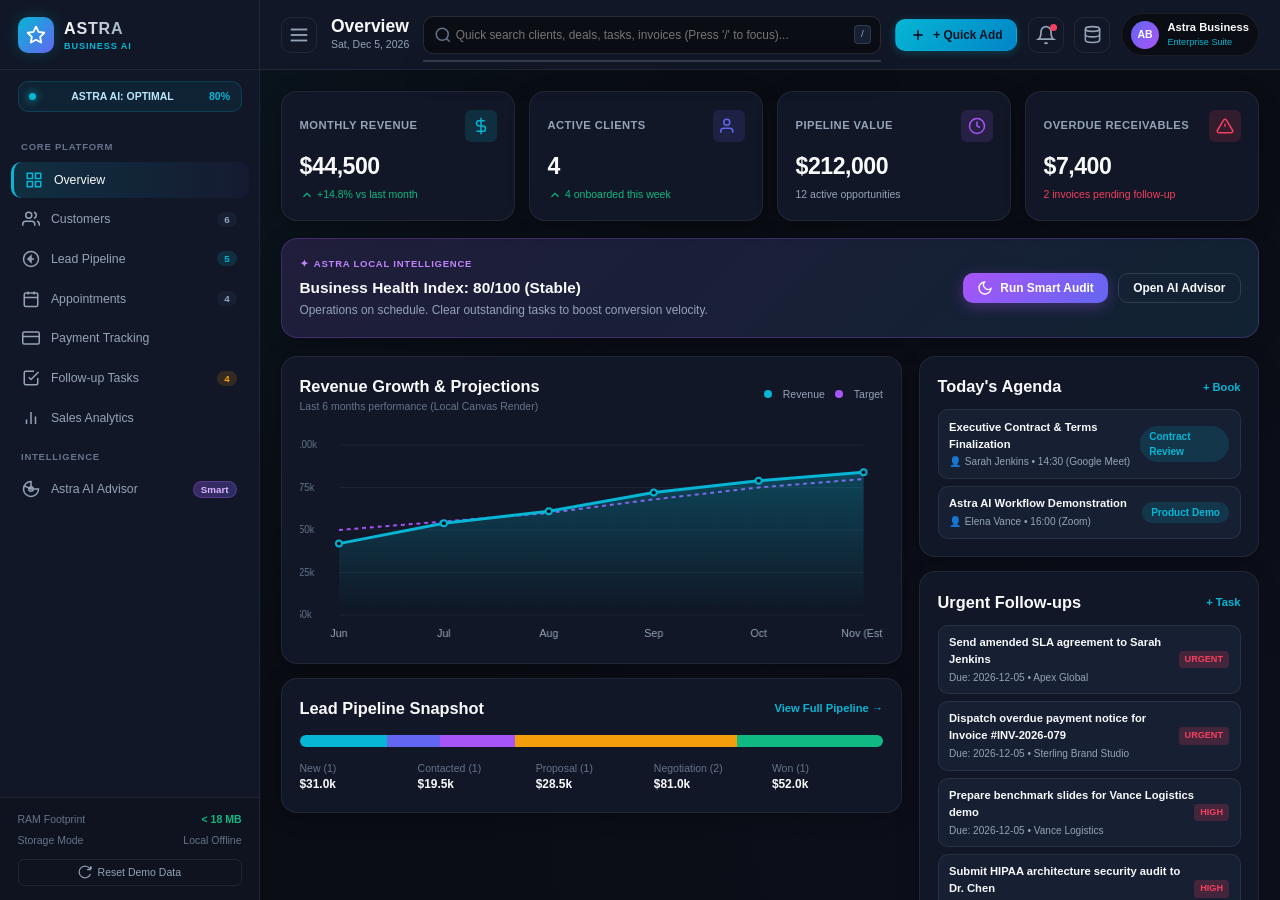
<file: index.html>
<!DOCTYPE html>
<html lang="en">
<head>
  <meta charset="UTF-8">
  <meta name="viewport" content="width=device-width, initial-scale=1.0">
  <title>Astra Business AI — Smart Business Management Dashboard</title>
  <meta name="description" content="Astra Business AI - Modern, lightweight, high-performance dark business management dashboard with CRM, pipeline, payments, and smart local intelligence.">
  <link rel="stylesheet" href="style.css">
</head>
<body class="dark-theme">
  <!-- APP SHELL -->
  <div id="app" class="app-layout">
    
    <!-- SIDEBAR NAVIGATION -->
    <aside id="sidebar" class="sidebar">
      <div class="sidebar-header">
        <div class="brand-logo">
          <div class="brand-icon">
            <svg viewBox="0 0 24 24" fill="none" stroke="currentColor" stroke-width="2.2" stroke-linecap="round" stroke-linejoin="round">
              <polygon points="12 2 15.09 8.26 22 9.27 17 14.14 18.18 21.02 12 17.77 5.82 21.02 7 14.14 2 9.27 8.91 8.26 12 2"></polygon>
            </svg>
          </div>
          <div class="brand-text">
            <span class="brand-title">ASTRA</span>
            <span class="brand-badge">BUSINESS AI</span>
          </div>
        </div>
        <button id="sidebarCloseBtn" class="icon-btn mobile-only" aria-label="Close Sidebar">
          <svg viewBox="0 0 24 24" width="20" height="20" stroke="currentColor" stroke-width="2" fill="none"><line x1="18" y1="6" x2="6" y2="18"></line><line x1="6" y1="6" x2="18" y2="18"></line></svg>
        </button>
      </div>

      <!-- Quick AI Status Badge -->
      <div class="ai-status-pill" title="Local Deterministic Engine Active">
        <span class="status-dot pulse"></span>
        <span class="ai-status-label">ASTRA AI: OPTIMAL</span>
        <span class="ai-health-val" id="sidebarHealthScore">94%</span>
      </div>

      <!-- Nav Items -->
      <nav class="sidebar-nav">
        <div class="nav-section-title">CORE PLATFORM</div>
        <button class="nav-item active" data-view="overview">
          <svg viewBox="0 0 24 24" fill="none" stroke="currentColor" stroke-width="2"><rect x="3" y="3" width="7" height="7"></rect><rect x="14" y="3" width="7" height="7"></rect><rect x="14" y="14" width="7" height="7"></rect><rect x="3" y="14" width="7" height="7"></rect></svg>
          <span>Overview</span>
        </button>

        <button class="nav-item" data-view="customers">
          <svg viewBox="0 0 24 24" fill="none" stroke="currentColor" stroke-width="2"><path d="M17 21v-2a4 4 0 0 0-4-4H5a4 4 0 0 0-4 4v2"></path><circle cx="9" cy="7" r="4"></circle><path d="M23 21v-2a4 4 0 0 0-3-3.87"></path><path d="M16 3.13a4 4 0 0 1 0 7.75"></path></svg>
          <span>Customers</span>
          <span class="badge" id="clientCountBadge">0</span>
        </button>

        <button class="nav-item" data-view="leads">
          <svg viewBox="0 0 24 24" fill="none" stroke="currentColor" stroke-width="2"><circle cx="12" cy="12" r="10"></circle><polygon points="12 8 8 12 12 16 12 8"></polygon><line x1="16" y1="12" x2="8" y2="12"></line></svg>
          <span>Lead Pipeline</span>
          <span class="badge badge-accent" id="leadCountBadge">0</span>
        </button>

        <button class="nav-item" data-view="appointments">
          <svg viewBox="0 0 24 24" fill="none" stroke="currentColor" stroke-width="2"><rect x="3" y="4" width="18" height="18" rx="2" ry="2"></rect><line x1="16" y1="2" x2="16" y2="6"></line><line x1="8" y1="2" x2="8" y2="6"></line><line x1="3" y1="10" x2="21" y2="10"></line></svg>
          <span>Appointments</span>
          <span class="badge" id="apptCountBadge">0</span>
        </button>

        <button class="nav-item" data-view="payments">
          <svg viewBox="0 0 24 24" fill="none" stroke="currentColor" stroke-width="2"><rect x="1" y="4" width="22" height="16" rx="2" ry="2"></rect><line x1="1" y1="10" x2="23" y2="10"></line></svg>
          <span>Payment Tracking</span>
        </button>

        <button class="nav-item" data-view="tasks">
          <svg viewBox="0 0 24 24" fill="none" stroke="currentColor" stroke-width="2"><path d="M9 11l3 3L22 4"></path><path d="M21 12v7a2 2 0 0 1-2 2H5a2 2 0 0 1-2-2V5a2 2 0 0 1 2-2h11"></path></svg>
          <span>Follow-up Tasks</span>
          <span class="badge badge-warning" id="pendingTaskBadge">0</span>
        </button>

        <button class="nav-item" data-view="analytics">
          <svg viewBox="0 0 24 24" fill="none" stroke="currentColor" stroke-width="2"><line x1="18" y1="20" x2="18" y2="10"></line><line x1="12" y1="20" x2="12" y2="4"></line><line x1="6" y1="20" x2="6" y2="14"></line></svg>
          <span>Sales Analytics</span>
        </button>

        <div class="nav-section-title">INTELLIGENCE</div>
        <button class="nav-item" data-view="ai-assistant">
          <svg viewBox="0 0 24 24" fill="none" stroke="currentColor" stroke-width="2"><path d="M12 2a10 10 0 1 0 10 10H12V2z"></path><path d="M12 12L2.5 7.5"></path><circle cx="12" cy="12" r="3"></circle></svg>
          <span>Astra AI Advisor</span>
          <span class="badge badge-ai">Smart</span>
        </button>
      </nav>

      <!-- Sidebar Footer -->
      <div class="sidebar-footer">
        <div class="system-stats">
          <div class="stat-row">
            <span>RAM Footprint</span>
            <span class="stat-highlight">&lt; 18 MB</span>
          </div>
          <div class="stat-row">
            <span>Storage Mode</span>
            <span>Local Offline</span>
          </div>
        </div>
        <button id="resetDemoBtn" class="btn-subtle full-width" title="Reset all data to realistic defaults">
          <svg viewBox="0 0 24 24" width="14" height="14" stroke="currentColor" stroke-width="2" fill="none"><path d="M21.5 2v6h-6M21.34 15.57a10 10 0 1 1-.57-8.38l5.67-5.67"/></svg>
          <span>Reset Demo Data</span>
        </button>
      </div>
    </aside>

    <!-- MAIN CONTENT AREA -->
    <main class="main-content">
      
      <!-- TOP HEADER BAR -->
      <header class="top-header">
        <div class="header-left">
          <button id="sidebarToggleBtn" class="icon-btn" aria-label="Toggle navigation">
            <svg viewBox="0 0 24 24" width="22" height="22" stroke="currentColor" stroke-width="2" fill="none"><line x1="3" y1="12" x2="21" y2="12"></line><line x1="3" y1="6" x2="21" y2="6"></line><line x1="3" y1="18" x2="21" y2="18"></line></svg>
          </button>
          <div class="view-title-wrap">
            <h1 id="currentViewTitle">Overview</h1>
            <span id="currentDateDisplay" class="view-subtitle">Today</span>
          </div>
        </div>

        <!-- Global Search Bar -->
        <div class="global-search-container">
          <svg viewBox="0 0 24 24" width="18" height="18" stroke="currentColor" stroke-width="2" fill="none" class="search-icon"><circle cx="11" cy="11" r="8"></circle><line x1="21" y1="21" x2="16.65" y2="16.65"></line></svg>
          <input type="text" id="globalSearchInput" placeholder="Quick search clients, deals, tasks, invoices (Press '/' to focus)..." autocomplete="off">
          <span class="search-shortcut">/</span>
          <!-- Live search dropdown results -->
          <div id="searchDropdown" class="search-dropdown hidden"></div>
        </div>

        <div class="header-right">
          <!-- Quick Add Dropdown -->
          <div class="dropdown-wrapper">
            <button id="quickAddBtn" class="btn btn-primary">
              <svg viewBox="0 0 24 24" width="16" height="16" stroke="currentColor" stroke-width="2.5" fill="none"><line x1="12" y1="5" x2="12" y2="19"></line><line x1="5" y1="12" x2="19" y2="12"></line></svg>
              <span>+ Quick Add</span>
            </button>
            <div id="quickAddMenu" class="dropdown-menu hidden">
              <button onclick="AstraApp.openModal('customerModal')">👤 New Customer</button>
              <button onclick="AstraApp.openModal('leadModal')">🎯 New Lead Deal</button>
              <button onclick="AstraApp.openModal('appointmentModal')">📅 Book Appointment</button>
              <button onclick="AstraApp.openModal('paymentModal')">💳 Record Payment</button>
              <button onclick="AstraApp.openModal('taskModal')">⚡ New Task</button>
            </div>
          </div>

          <!-- Notification Bell -->
          <div class="dropdown-wrapper">
            <button id="notifBtn" class="icon-btn notif-btn" aria-label="Notifications">
              <svg viewBox="0 0 24 24" width="20" height="20" stroke="currentColor" stroke-width="2" fill="none"><path d="M18 8A6 6 0 0 0 6 8c0 7-3 9-3 9h18s-3-2-3-9"></path><path d="M13.73 21a2 2 0 0 1-3.46 0"></path></svg>
              <span id="notifDot" class="notif-dot"></span>
            </button>
            <div id="notifMenu" class="dropdown-menu notif-menu hidden">
              <div class="notif-header">
                <span>System & AI Alerts</span>
                <button class="text-btn" onclick="AstraApp.clearNotifications()">Clear</button>
              </div>
              <div id="notifList" class="notif-list">
                <!-- Dynamically filled -->
              </div>
            </div>
          </div>

          <!-- Backup / Data Tools -->
          <div class="dropdown-wrapper">
            <button id="dataToolsBtn" class="icon-btn" title="Backup & Data Options">
              <svg viewBox="0 0 24 24" width="19" height="19" stroke="currentColor" stroke-width="2" fill="none"><ellipse cx="12" cy="5" rx="9" ry="3"></ellipse><path d="M21 12c0 1.66-4 3-9 3s-9-1.34-9-3"></path><path d="M3 5v14c0 1.66 4 3 9 3s9-1.34 9-3V5"></path></svg>
            </button>
            <div id="dataToolsMenu" class="dropdown-menu hidden">
              <button onclick="AstraApp.exportData()"><svg viewBox="0 0 24 24" width="14" height="14" stroke="currentColor" stroke-width="2" fill="none"><path d="M21 15v4a2 2 0 0 1-2 2H5a2 2 0 0 1-2-2v-4"></path><polyline points="7 10 12 15 17 10"></polyline><line x1="12" y1="15" x2="12" y2="3"></line></svg> Export Backup (JSON)</button>
              <label class="dropdown-file-label">
                <svg viewBox="0 0 24 24" width="14" height="14" stroke="currentColor" stroke-width="2" fill="none"><path d="M21 15v4a2 2 0 0 1-2 2H5a2 2 0 0 1-2-2v-4"></path><polyline points="17 8 12 3 7 8"></polyline><line x1="12" y1="3" x2="12" y2="15"></line></svg>
                <span>Import Backup</span>
                <input type="file" id="importFileInput" accept=".json" style="display:none" onchange="AstraApp.importData(event)">
              </label>
            </div>
          </div>

          <!-- User Profile Pill -->
          <div class="user-pill">
            <div class="user-avatar">AB</div>
            <div class="user-details hide-on-mobile">
              <span class="user-name">Astra Business</span>
              <span class="user-role">Enterprise Suite</span>
            </div>
          </div>
        </div>
      </header>

      <!-- VIEW PANELS CONTAINER -->
      <div class="content-body">
        
        <!-- ==============================================
             1. OVERVIEW DASHBOARD VIEW
             ============================================== -->
        <section id="view-overview" class="view-panel active">
          
          <!-- Top KPI Cards Banner -->
          <div class="kpi-grid">
            <div class="kpi-card glass-card">
              <div class="kpi-top">
                <span class="kpi-title">Monthly Revenue</span>
                <div class="kpi-icon-wrap icon-cyan">
                  <svg viewBox="0 0 24 24" fill="none" stroke="currentColor" stroke-width="2"><line x1="12" y1="1" x2="12" y2="23"></line><path d="M17 5H9.5a3.5 3.5 0 0 0 0 7h5a3.5 3.5 0 0 1 0 7H6"></path></svg>
                </div>
              </div>
              <div class="kpi-val" id="kpiRevenue">$84,350</div>
              <div class="kpi-subtext positive">
                <svg viewBox="0 0 24 24" width="14" height="14" stroke="currentColor" stroke-width="2" fill="none"><polyline points="18 15 12 9 6 15"></polyline></svg>
                <span>+14.8% vs last month</span>
              </div>
            </div>

            <div class="kpi-card glass-card">
              <div class="kpi-top">
                <span class="kpi-title">Active Clients</span>
                <div class="kpi-icon-wrap icon-indigo">
                  <svg viewBox="0 0 24 24" fill="none" stroke="currentColor" stroke-width="2"><path d="M17 21v-2a4 4 0 0 0-4-4H5a4 4 0 0 0-4 4v2"></path><circle cx="9" cy="7" r="4"></circle></svg>
                </div>
              </div>
              <div class="kpi-val" id="kpiClients">28</div>
              <div class="kpi-subtext positive">
                <svg viewBox="0 0 24 24" width="14" height="14" stroke="currentColor" stroke-width="2" fill="none"><polyline points="18 15 12 9 6 15"></polyline></svg>
                <span>4 onboarded this week</span>
              </div>
            </div>

            <div class="kpi-card glass-card">
              <div class="kpi-top">
                <span class="kpi-title">Pipeline Value</span>
                <div class="kpi-icon-wrap icon-purple">
                  <svg viewBox="0 0 24 24" fill="none" stroke="currentColor" stroke-width="2"><circle cx="12" cy="12" r="10"></circle><polyline points="12 6 12 12 16 14"></polyline></svg>
                </div>
              </div>
              <div class="kpi-val" id="kpiPipeline">$142,500</div>
              <div class="kpi-subtext neutral">
                <span>12 active opportunities</span>
              </div>
            </div>

            <div class="kpi-card glass-card">
              <div class="kpi-top">
                <span class="kpi-title">Overdue Receivables</span>
                <div class="kpi-icon-wrap icon-rose">
                  <svg viewBox="0 0 24 24" fill="none" stroke="currentColor" stroke-width="2"><path d="M10.29 3.86L1.82 18a2 2 0 0 0 1.71 3h16.94a2 2 0 0 0 1.71-3L13.71 3.86a2 2 0 0 0-3.42 0z"></path><line x1="12" y1="9" x2="12" y2="13"></line><line x1="12" y1="17" x2="12.01" y2="17"></line></svg>
                </div>
              </div>
              <div class="kpi-val" id="kpiOverdue">$7,400</div>
              <div class="kpi-subtext alert">
                <span id="kpiOverdueCount">2 invoices pending follow-up</span>
              </div>
            </div>
          </div>

          <!-- Astra AI Executive Intelligence Bar -->
          <div class="ai-banner glass-card">
            <div class="ai-banner-left">
              <div class="ai-chip">
                <span class="ai-glow-sparkle">✦</span> ASTRA LOCAL INTELLIGENCE
              </div>
              <h3 id="aiBannerHeadline">Business Health Index: 92/100 (Optimal)</h3>
              <p id="aiBannerSummary">Strong cash flow detected. Recommended action: 2 high-priority leads in negotiation are ready for contract follow-up.</p>
            </div>
            <div class="ai-banner-actions">
              <button class="btn btn-ai-action" onclick="AstraApp.runAiAudit()">
                <svg viewBox="0 0 24 24" width="16" height="16" stroke="currentColor" stroke-width="2" fill="none"><path d="M21 12.79A9 9 0 1 1 11.21 3 7 7 0 0 0 21 12.79z"></path></svg>
                <span>Run Smart Audit</span>
              </button>
              <button class="btn btn-outline" onclick="AstraApp.switchView('ai-assistant')">
                <span>Open AI Advisor</span>
              </button>
            </div>
          </div>

          <!-- Overview Grid: Quick Charts + Tasks + Schedule -->
          <div class="dashboard-two-col">
            <!-- Left: Mini Revenue Trend & Recent Invoices -->
            <div class="col-main">
              <div class="section-card glass-card">
                <div class="card-header-flex">
                  <div>
                    <h3>Revenue Growth & Projections</h3>
                    <span class="card-sub">Last 6 months performance (Local Canvas Render)</span>
                  </div>
                  <div class="chart-legend">
                    <span class="legend-dot color-revenue"></span> Revenue
                    <span class="legend-dot color-target"></span> Target
                  </div>
                </div>
                <div class="canvas-container">
                  <canvas id="miniRevenueChart" width="600" height="220"></canvas>
                </div>
              </div>

              <!-- Pipeline Status Quick Look -->
              <div class="section-card glass-card mt-4">
                <div class="card-header-flex">
                  <h3>Lead Pipeline Snapshot</h3>
                  <button class="btn-link" onclick="AstraApp.switchView('leads')">View Full Pipeline &rarr;</button>
                </div>
                <div class="pipeline-progress-bar" id="overviewPipelineBar">
                  <!-- Generated dynamically -->
                </div>
                <div class="pipeline-metrics-row" id="overviewPipelineMetrics">
                  <!-- Generated dynamically -->
                </div>
              </div>
            </div>

            <!-- Right: Today's Schedule & High Priority Tasks -->
            <div class="col-side">
              <!-- Upcoming Schedule -->
              <div class="section-card glass-card">
                <div class="card-header-flex">
                  <h3>Today's Agenda</h3>
                  <button class="btn-link" onclick="AstraApp.openModal('appointmentModal')">+ Book</button>
                </div>
                <div id="overviewApptList" class="compact-list">
                  <!-- Dynamic appointments -->
                </div>
              </div>

              <!-- Urgent Follow-ups -->
              <div class="section-card glass-card mt-4">
                <div class="card-header-flex">
                  <h3>Urgent Follow-ups</h3>
                  <button class="btn-link" onclick="AstraApp.openModal('taskModal')">+ Task</button>
                </div>
                <div id="overviewTaskList" class="compact-list">
                  <!-- Dynamic tasks -->
                </div>
              </div>
            </div>
          </div>

        </section>

        <!-- ==============================================
             2. CUSTOMER MANAGEMENT (CRM) VIEW
             ============================================== -->
        <section id="view-customers" class="view-panel">
          <div class="section-header-row">
            <div>
              <h2>Customer Directory</h2>
              <p class="section-desc">Manage corporate clients, accounts, VIP relationships, and contact records.</p>
            </div>
            <div class="action-btn-group">
              <button class="btn btn-primary" onclick="AstraApp.openModal('customerModal')">
                <svg viewBox="0 0 24 24" width="16" height="16" stroke="currentColor" stroke-width="2" fill="none"><line x1="12" y1="5" x2="12" y2="19"></line><line x1="5" y1="12" x2="19" y2="12"></line></svg>
                <span>Add Customer</span>
              </button>
            </div>
          </div>

          <!-- Filter & Search Toolbar -->
          <div class="toolbar-card glass-card">
            <div class="toolbar-search">
              <svg viewBox="0 0 24 24" width="16" height="16" stroke="currentColor" stroke-width="2" fill="none"><circle cx="11" cy="11" r="8"></circle><line x1="21" y1="21" x2="16.65" y2="16.65"></line></svg>
              <input type="text" id="customerSearchInput" placeholder="Filter by client name, company, email...">
            </div>
            <div class="toolbar-filters">
              <button class="filter-tab active" data-filter="all" onclick="AstraApp.filterCustomers('all', this)">All Clients (<span id="countClientAll">0</span>)</button>
              <button class="filter-tab" data-filter="active" onclick="AstraApp.filterCustomers('active', this)">Active</button>
              <button class="filter-tab" data-filter="vip" onclick="AstraApp.filterCustomers('vip', this)">⭐ VIP</button>
              <button class="filter-tab" data-filter="prospect" onclick="AstraApp.filterCustomers('prospect', this)">Prospects</button>
              <button class="filter-tab" data-filter="inactive" onclick="AstraApp.filterCustomers('inactive', this)">Inactive</button>
            </div>
          </div>

          <!-- Customer Table -->
          <div class="table-responsive glass-card">
            <table class="data-table" id="customerTable">
              <thead>
                <tr>
                  <th>Client / Company</th>
                  <th>Contact Details</th>
                  <th>Status</th>
                  <th>Total Spent</th>
                  <th>Since</th>
                  <th class="text-right">Actions</th>
                </tr>
              </thead>
              <tbody id="customerTableBody">
                <!-- Dynamically populated -->
              </tbody>
            </table>
            <div id="customerEmptyState" class="empty-state hidden">
              <p>No customers found matching the search criteria.</p>
            </div>
          </div>
        </section>

        <!-- ==============================================
             3. LEAD TRACKING (PIPELINE) VIEW
             ============================================== -->
        <section id="view-leads" class="view-panel">
          <div class="section-header-row">
            <div>
              <h2>Sales Lead Pipeline</h2>
              <p class="section-desc">Track sales stages, negotiate deal sizes, and monitor stage conversion velocity.</p>
            </div>
            <div class="action-btn-group">
              <div class="view-toggle-pills">
                <button id="leadViewKanbanBtn" class="pill-btn active" onclick="AstraApp.toggleLeadView('kanban')">Kanban</button>
                <button id="leadViewListBtn" class="pill-btn" onclick="AstraApp.toggleLeadView('list')">List</button>
              </div>
              <button class="btn btn-primary" onclick="AstraApp.openModal('leadModal')">
                <svg viewBox="0 0 24 24" width="16" height="16" stroke="currentColor" stroke-width="2" fill="none"><line x1="12" y1="5" x2="12" y2="19"></line><line x1="5" y1="12" x2="19" y2="12"></line></svg>
                <span>Add New Lead</span>
              </button>
            </div>
          </div>

          <!-- Search & Summary Stats -->
          <div class="toolbar-card glass-card">
            <div class="toolbar-search">
              <svg viewBox="0 0 24 24" width="16" height="16" stroke="currentColor" stroke-width="2" fill="none"><circle cx="11" cy="11" r="8"></circle><line x1="21" y1="21" x2="16.65" y2="16.65"></line></svg>
              <input type="text" id="leadSearchInput" placeholder="Search deals by title, company, or lead source...">
            </div>
            <div class="lead-pipeline-totals">
              <span class="total-metric">Total Deals: <strong id="leadTotalCount">0</strong></span>
              <span class="total-metric">Weighted Value: <strong id="leadWeightedValue" class="text-emerald">$0</strong></span>
            </div>
          </div>

          <!-- Kanban Board View -->
          <div id="leadKanbanContainer" class="kanban-board">
            <!-- Stage: New -->
            <div class="kanban-column" data-stage="new">
              <div class="column-header">
                <div class="col-title-wrap">
                  <span class="column-dot dot-cyan"></span>
                  <h4>New Inquiries</h4>
                </div>
                <span class="col-count" id="countStage-new">0</span>
              </div>
              <div class="kanban-cards-area" id="kanban-new"></div>
            </div>

            <!-- Stage: Contacted -->
            <div class="kanban-column" data-stage="contacted">
              <div class="column-header">
                <div class="col-title-wrap">
                  <span class="column-dot dot-blue"></span>
                  <h4>Contacted</h4>
                </div>
                <span class="col-count" id="countStage-contacted">0</span>
              </div>
              <div class="kanban-cards-area" id="kanban-contacted"></div>
            </div>

            <!-- Stage: Proposal -->
            <div class="kanban-column" data-stage="proposal">
              <div class="column-header">
                <div class="col-title-wrap">
                  <span class="column-dot dot-purple"></span>
                  <h4>Proposal Sent</h4>
                </div>
                <span class="col-count" id="countStage-proposal">0</span>
              </div>
              <div class="kanban-cards-area" id="kanban-proposal"></div>
            </div>

            <!-- Stage: Negotiation -->
            <div class="kanban-column" data-stage="negotiation">
              <div class="column-header">
                <div class="col-title-wrap">
                  <span class="column-dot dot-amber"></span>
                  <h4>Negotiation</h4>
                </div>
                <span class="col-count" id="countStage-negotiation">0</span>
              </div>
              <div class="kanban-cards-area" id="kanban-negotiation"></div>
            </div>

            <!-- Stage: Won -->
            <div class="kanban-column" data-stage="won">
              <div class="column-header">
                <div class="col-title-wrap">
                  <span class="column-dot dot-emerald"></span>
                  <h4>Closed Won</h4>
                </div>
                <span class="col-count" id="countStage-won">0</span>
              </div>
              <div class="kanban-cards-area" id="kanban-won"></div>
            </div>
          </div>

          <!-- Lead List View (Hidden by default) -->
          <div id="leadListContainer" class="table-responsive glass-card hidden">
            <table class="data-table">
              <thead>
                <tr>
                  <th>Deal / Opportunity</th>
                  <th>Company & Contact</th>
                  <th>Stage</th>
                  <th>Value</th>
                  <th>Priority</th>
                  <th>Expected Close</th>
                  <th class="text-right">Actions</th>
                </tr>
              </thead>
              <tbody id="leadTableBody">
                <!-- Dynamically populated -->
              </tbody>
            </table>
          </div>
        </section>

        <!-- ==============================================
             4. APPOINTMENT SCHEDULING VIEW
             ============================================== -->
        <section id="view-appointments" class="view-panel">
          <div class="section-header-row">
            <div>
              <h2>Appointments & Meetings</h2>
              <p class="section-desc">Schedule discovery calls, contract reviews, and product demonstrations.</p>
            </div>
            <div class="action-btn-group">
              <button class="btn btn-primary" onclick="AstraApp.openModal('appointmentModal')">
                <svg viewBox="0 0 24 24" width="16" height="16" stroke="currentColor" stroke-width="2" fill="none"><rect x="3" y="4" width="18" height="18" rx="2" ry="2"></rect><line x1="16" y1="2" x2="16" y2="6"></line><line x1="8" y1="2" x2="8" y2="6"></line><line x1="3" y1="10" x2="21" y2="10"></line></svg>
                <span>Book Appointment</span>
              </button>
            </div>
          </div>

          <!-- Filters -->
          <div class="toolbar-card glass-card">
            <div class="toolbar-search">
              <svg viewBox="0 0 24 24" width="16" height="16" stroke="currentColor" stroke-width="2" fill="none"><circle cx="11" cy="11" r="8"></circle><line x1="21" y1="21" x2="16.65" y2="16.65"></line></svg>
              <input type="text" id="appointmentSearchInput" placeholder="Search meeting title, client, type...">
            </div>
            <div class="toolbar-filters">
              <button class="filter-tab active" data-filter="all" onclick="AstraApp.filterAppointments('all', this)">All</button>
              <button class="filter-tab" data-filter="upcoming" onclick="AstraApp.filterAppointments('upcoming', this)">Upcoming</button>
              <button class="filter-tab" data-filter="today" onclick="AstraApp.filterAppointments('today', this)">Today</button>
              <button class="filter-tab" data-filter="completed" onclick="AstraApp.filterAppointments('completed', this)">Completed</button>
            </div>
          </div>

          <!-- Appointments Grid Cards -->
          <div class="appointments-grid" id="appointmentCardsGrid">
            <!-- Dynamically populated -->
          </div>
          <div id="appointmentEmptyState" class="empty-state hidden">
            <p>No scheduled appointments found for this filter.</p>
          </div>
        </section>

        <!-- ==============================================
             5. PAYMENT & INVOICE TRACKING VIEW
             ============================================== -->
        <section id="view-payments" class="view-panel">
          <div class="section-header-row">
            <div>
              <h2>Payment Tracking & Invoices</h2>
              <p class="section-desc">Monitor accounts receivable, record incoming revenue, and track overdue balances.</p>
            </div>
            <div class="action-btn-group">
              <button class="btn btn-primary" onclick="AstraApp.openModal('paymentModal')">
                <svg viewBox="0 0 24 24" width="16" height="16" stroke="currentColor" stroke-width="2" fill="none"><line x1="12" y1="5" x2="12" y2="19"></line><line x1="5" y1="12" x2="19" y2="12"></line></svg>
                <span>Record Invoice / Payment</span>
              </button>
            </div>
          </div>

          <!-- Financial Snapshot Cards -->
          <div class="finance-summary-grid">
            <div class="finance-card glass-card">
              <span class="finance-label">Total Revenue Collected</span>
              <h3 id="financeTotalCollected" class="text-emerald">$0</h3>
              <span class="finance-sub">Paid in full</span>
            </div>
            <div class="finance-card glass-card">
              <span class="finance-label">Pending Invoices</span>
              <h3 id="financeTotalPending" class="text-amber">$0</h3>
              <span class="finance-sub" id="financePendingCount">0 invoices awaiting payment</span>
            </div>
            <div class="finance-card glass-card">
              <span class="finance-label">Overdue Balance</span>
              <h3 id="financeTotalOverdue" class="text-rose">$0</h3>
              <span class="finance-sub" id="financeOverdueCount">0 invoices require urgent action</span>
            </div>
          </div>

          <!-- Toolbar -->
          <div class="toolbar-card glass-card mt-4">
            <div class="toolbar-search">
              <svg viewBox="0 0 24 24" width="16" height="16" stroke="currentColor" stroke-width="2" fill="none"><circle cx="11" cy="11" r="8"></circle><line x1="21" y1="21" x2="16.65" y2="16.65"></line></svg>
              <input type="text" id="paymentSearchInput" placeholder="Search invoice #, client, payment method...">
            </div>
            <div class="toolbar-filters">
              <button class="filter-tab active" data-filter="all" onclick="AstraApp.filterPayments('all', this)">All Transactions</button>
              <button class="filter-tab" data-filter="paid" onclick="AstraApp.filterPayments('paid', this)">Paid</button>
              <button class="filter-tab" data-filter="pending" onclick="AstraApp.filterPayments('pending', this)">Pending</button>
              <button class="filter-tab" data-filter="overdue" onclick="AstraApp.filterPayments('overdue', this)">Overdue</button>
            </div>
          </div>

          <!-- Payments Table -->
          <div class="table-responsive glass-card">
            <table class="data-table" id="paymentsTable">
              <thead>
                <tr>
                  <th>Invoice ID</th>
                  <th>Client / Company</th>
                  <th>Amount</th>
                  <th>Due Date</th>
                  <th>Payment Method</th>
                  <th>Status</th>
                  <th class="text-right">Actions</th>
                </tr>
              </thead>
              <tbody id="paymentTableBody">
                <!-- Dynamically populated -->
              </tbody>
            </table>
            <div id="paymentEmptyState" class="empty-state hidden">
              <p>No invoices or payments match your selection.</p>
            </div>
          </div>
        </section>

        <!-- ==============================================
             6. FOLLOW-UP TASKS VIEW
             ============================================== -->
        <section id="view-tasks" class="view-panel">
          <div class="section-header-row">
            <div>
              <h2>Follow-up Task Manager</h2>
              <p class="section-desc">Organize client touchpoints, contract actions, and operational priorities.</p>
            </div>
            <div class="action-btn-group">
              <button class="btn btn-primary" onclick="AstraApp.openModal('taskModal')">
                <svg viewBox="0 0 24 24" width="16" height="16" stroke="currentColor" stroke-width="2" fill="none"><line x1="12" y1="5" x2="12" y2="19"></line><line x1="5" y1="12" x2="19" y2="12"></line></svg>
                <span>Add Task</span>
              </button>
            </div>
          </div>

          <!-- Quick Add Task Bar -->
          <div class="quick-task-bar glass-card">
            <input type="text" id="quickTaskInput" placeholder="Quickly add a task (e.g., 'Call Elena Vance regarding Q3 expansion'). Press Enter...">
            <select id="quickTaskPriority">
              <option value="medium">Medium Priority</option>
              <option value="high">High Priority</option>
              <option value="urgent">Urgent</option>
              <option value="low">Low Priority</option>
            </select>
            <button class="btn btn-primary" onclick="AstraApp.addQuickTask()">Add</button>
          </div>

          <!-- Task Tabs Toolbar -->
          <div class="toolbar-card glass-card mt-3">
            <div class="toolbar-search">
              <svg viewBox="0 0 24 24" width="16" height="16" stroke="currentColor" stroke-width="2" fill="none"><circle cx="11" cy="11" r="8"></circle><line x1="21" y1="21" x2="16.65" y2="16.65"></line></svg>
              <input type="text" id="taskSearchInput" placeholder="Filter tasks by title or category...">
            </div>
            <div class="toolbar-filters">
              <button class="filter-tab active" data-filter="all" onclick="AstraApp.filterTasks('all', this)">All Tasks (<span id="taskCountAll">0</span>)</button>
              <button class="filter-tab" data-filter="pending" onclick="AstraApp.filterTasks('pending', this)">Pending (<span id="taskCountPending">0</span>)</button>
              <button class="filter-tab" data-filter="urgent" onclick="AstraApp.filterTasks('urgent', this)">Urgent / High</button>
              <button class="filter-tab" data-filter="completed" onclick="AstraApp.filterTasks('completed', this)">Completed</button>
            </div>
          </div>

          <!-- Tasks List Container -->
          <div class="task-list-container glass-card" id="taskListContainer">
            <!-- Dynamically populated -->
          </div>
          <div id="taskEmptyState" class="empty-state hidden">
            <p>No tasks found in this view.</p>
          </div>
        </section>

        <!-- ==============================================
             7. SALES ANALYTICS VIEW
             ============================================== -->
        <section id="view-analytics" class="view-panel">
          <div class="section-header-row">
            <div>
              <h2>Executive Sales Analytics</h2>
              <p class="section-desc">Performance metrics, revenue projections, and conversion funnel analysis.</p>
            </div>
            <div class="action-btn-group">
              <span class="badge badge-accent">100% Local Canvas Render — 0 API Calls</span>
            </div>
          </div>

          <!-- Analytics KPI Cards -->
          <div class="analytics-metrics-grid">
            <div class="analytic-tile glass-card">
              <span class="tile-label">Annual Run Rate</span>
              <h3 id="statRunRate">$1,012,200</h3>
              <span class="tile-foot positive">+22.4% annualized growth</span>
            </div>
            <div class="analytic-tile glass-card">
              <span class="tile-label">Pipeline Conversion Rate</span>
              <h3 id="statConversionRate">34.2%</h3>
              <span class="tile-foot positive">+4.1% industry benchmark</span>
            </div>
            <div class="analytic-tile glass-card">
              <span class="tile-label">Average Deal Size</span>
              <h3 id="statAvgDealSize">$11,875</h3>
              <span class="tile-foot neutral">Across 18 enterprise deals</span>
            </div>
            <div class="analytic-tile glass-card">
              <span class="tile-label">Customer Retention</span>
              <h3 id="statRetentionRate">96.4%</h3>
              <span class="tile-foot positive">Top quartile SaaS benchmark</span>
            </div>
          </div>

          <!-- Visual Charts Grid (Canvas Zero-Dependency) -->
          <div class="charts-grid mt-4">
            <!-- Chart 1: Revenue vs Target Trend -->
            <div class="chart-card glass-card">
              <div class="card-header-flex">
                <div>
                  <h3>12-Month Revenue Trajectory</h3>
                  <span class="card-sub">Actual revenue vs strategic targets</span>
                </div>
              </div>
              <div class="canvas-container-lg">
                <canvas id="analyticsRevenueChart" width="700" height="280"></canvas>
              </div>
            </div>

            <!-- Chart 2: Revenue by Product / Service Donut -->
            <div class="chart-card glass-card">
              <div class="card-header-flex">
                <div>
                  <h3>Revenue by Service Category</h3>
                  <span class="card-sub">Enterprise tier distribution</span>
                </div>
              </div>
              <div class="donut-chart-layout">
                <canvas id="analyticsDonutChart" width="220" height="220"></canvas>
                <div class="donut-legend" id="donutLegend">
                  <!-- Dynamically populated -->
                </div>
              </div>
            </div>

            <!-- Chart 3: Pipeline Conversion Funnel -->
            <div class="chart-card glass-card">
              <div class="card-header-flex">
                <div>
                  <h3>Sales Funnel Conversion</h3>
                  <span class="card-sub">Drop-off by pipeline stage</span>
                </div>
              </div>
              <div class="funnel-container" id="funnelContainer">
                <!-- Dynamically populated -->
              </div>
            </div>

            <!-- Chart 4: Lead Sources Breakdown -->
            <div class="chart-card glass-card">
              <div class="card-header-flex">
                <div>
                  <h3>Lead Acquisition Sources</h3>
                  <span class="card-sub">Volume by channel</span>
                </div>
              </div>
              <div class="sources-breakdown" id="sourcesBreakdown">
                <!-- Dynamically populated -->
              </div>
            </div>
          </div>
        </section>

        <!-- ==============================================
             8. ASTRA AI ADVISOR VIEW
             ============================================== -->
        <section id="view-ai-assistant" class="view-panel">
          <div class="section-header-row">
            <div>
              <div class="ai-badge-header">
                <span class="ai-sparkle">✦</span>
                <h2>Astra Business AI Advisor</h2>
              </div>
              <p class="section-desc">On-device deterministic business intelligence engine. Evaluates liquidity, stalled opportunities, and generates automated client correspondence drafts.</p>
            </div>
            <div class="action-btn-group">
              <button class="btn btn-ai-action" onclick="AstraApp.runAiAudit()">
                <svg viewBox="0 0 24 24" width="16" height="16" stroke="currentColor" stroke-width="2" fill="none"><path d="M21.5 2v6h-6M21.34 15.57a10 10 0 1 1-.57-8.38l5.67-5.67"/></svg>
                <span>Re-Analyze Health</span>
              </button>
            </div>
          </div>

          <!-- Transparency Notice (Compliance / Accuracy) -->
          <div class="compliance-callout glass-card">
            <svg viewBox="0 0 24 24" width="20" height="20" stroke="currentColor" stroke-width="2" fill="none"><circle cx="12" cy="12" r="10"></circle><line x1="12" y1="16" x2="12" y2="12"></line><line x1="12" y1="8" x2="12.01" y2="8"></line></svg>
            <div>
              <strong>Pure On-Device Heuristic Intelligence</strong>: This dashboard runs 100% on local JavaScript heuristics. It does not contact external paid AI services or expose your data to third-party clouds. Lightweight, private, and instant.
            </div>
          </div>

          <div class="ai-advisor-layout">
            <!-- Left: Health Diagnostics & Actionable Insights -->
            <div class="ai-diagnostics-col">
              
              <!-- Health Card -->
              <div class="ai-score-card glass-card">
                <div class="score-circle-wrap">
                  <div class="score-value" id="aiHealthScoreNumber">92</div>
                  <div class="score-label">Health Score</div>
                </div>
                <div class="score-metrics-list">
                  <div class="health-item">
                    <span>Cash Flow Health:</span>
                    <strong class="text-emerald" id="aiMetricCashflow">Excellent</strong>
                  </div>
                  <div class="health-item">
                    <span>Pipeline Velocity:</span>
                    <strong class="text-cyan" id="aiMetricVelocity">Active ($142k)</strong>
                  </div>
                  <div class="health-item">
                    <span>Task Completion:</span>
                    <strong class="text-amber" id="aiMetricTasks">82% on track</strong>
                  </div>
                </div>
              </div>

              <!-- Strategic Insights List -->
              <div class="section-card glass-card mt-4">
                <h3>Actionable AI Insights</h3>
                <div id="aiInsightsList" class="ai-insights-list mt-3">
                  <!-- Dynamically populated -->
                </div>
              </div>
            </div>

            <!-- Right: Smart Correspondence Generator -->
            <div class="ai-generator-col">
              <div class="section-card glass-card">
                <div class="card-header-flex">
                  <div>
                    <h3>Smart Email & Follow-up Drafter</h3>
                    <span class="card-sub">Generate tailored correspondence based on your CRM data</span>
                  </div>
                </div>

                <div class="drafter-form mt-3">
                  <div class="form-row-2">
                    <div class="form-group">
                      <label>Select Client / Lead</label>
                      <select id="drafterTargetSelect" onchange="AstraApp.onDrafterTargetChange()">
                        <!-- Dynamically populated -->
                      </select>
                    </div>
                    <div class="form-group">
                      <label>Template Objective</label>
                      <select id="drafterTemplateSelect" onchange="AstraApp.generateAiDraft()">
                        <option value="followup">Sales Follow-up (Post-Proposal)</option>
                        <option value="invoice">Overdue Invoice Polite Reminder</option>
                        <option value="onboarding">VIP Client Welcome & Kickoff</option>
                        <option value="reconnect">Dormant Account Check-in</option>
                        <option value="meeting_recap">Meeting Recap & Next Steps</option>
                      </select>
                    </div>
                  </div>

                  <div class="form-group">
                    <label>Tone of Voice</label>
                    <div class="tone-pills">
                      <button class="tone-btn active" data-tone="professional" onclick="AstraApp.setDraftTone('professional', this)">Executive Professional</button>
                      <button class="tone-btn" data-tone="friendly" onclick="AstraApp.setDraftTone('friendly', this)">Warm & Collaborative</button>
                      <button class="tone-btn" data-tone="direct" onclick="AstraApp.setDraftTone('direct', this)">Concise & Urgent</button>
                    </div>
                  </div>

                  <div class="form-group">
                    <div class="draft-header-flex">
                      <label>Generated Email Draft</label>
                      <button class="text-btn" onclick="AstraApp.copyDraftText()">
                        <svg viewBox="0 0 24 24" width="14" height="14" stroke="currentColor" stroke-width="2" fill="none"><rect x="9" y="9" width="13" height="13" rx="2" ry="2"></rect><path d="M5 15H4a2 2 0 0 1-2-2V4a2 2 0 0 1 2-2h9a2 2 0 0 1 2 2v1"></path></svg>
                        <span id="copyBtnText">Copy to Clipboard</span>
                      </button>
                    </div>
                    <textarea id="aiDraftOutput" class="draft-textarea" rows="8" placeholder="Draft will appear here based on selected client details..."></textarea>
                  </div>

                  <div class="form-actions-right">
                    <button class="btn btn-outline" onclick="AstraApp.generateAiDraft()">Regenerate Draft</button>
                    <button class="btn btn-primary" onclick="AstraApp.createTaskFromDraft()">Save as Follow-up Task</button>
                  </div>
                </div>
              </div>
            </div>
          </div>
        </section>

      </div> <!-- /content-body -->
    </main>
  </div> <!-- /app-layout -->

  <!-- ==============================================
       MODALS
       ============================================== -->

  <!-- 1. Customer Modal -->
  <div id="customerModal" class="modal-overlay hidden">
    <div class="modal-card">
      <div class="modal-header">
        <h3 id="customerModalTitle">Add New Customer</h3>
        <button class="icon-btn" onclick="AstraApp.closeModal('customerModal')">&times;</button>
      </div>
      <form id="customerForm" onsubmit="AstraApp.saveCustomer(event)">
        <input type="hidden" id="customerId">
        <div class="modal-body">
          <div class="form-row-2">
            <div class="form-group">
              <label>Contact Name *</label>
              <input type="text" id="custName" required placeholder="e.g. Sarah Jenkins">
            </div>
            <div class="form-group">
              <label>Company Name *</label>
              <input type="text" id="custCompany" required placeholder="e.g. Apex Global Technologies">
            </div>
          </div>
          <div class="form-row-2">
            <div class="form-group">
              <label>Work Email *</label>
              <input type="email" id="custEmail" required placeholder="e.g. sarah@apextech.com">
            </div>
            <div class="form-group">
              <label>Phone Number</label>
              <input type="tel" id="custPhone" placeholder="e.g. +1 (555) 349-2041">
            </div>
          </div>
          <div class="form-row-2">
            <div class="form-group">
              <label>Customer Tier</label>
              <select id="custStatus">
                <option value="active">Active Client</option>
                <option value="vip">⭐ VIP Client</option>
                <option value="prospect">Prospect</option>
                <option value="inactive">Inactive</option>
              </select>
            </div>
            <div class="form-group">
              <label>Total Spend ($)</label>
              <input type="number" id="custSpend" min="0" step="100" placeholder="0">
            </div>
          </div>
          <div class="form-group">
            <label>Notes & Strategy</label>
            <textarea id="custNotes" rows="3" placeholder="Key objectives, renewal date, preferences..."></textarea>
          </div>
        </div>
        <div class="modal-footer">
          <button type="button" class="btn btn-outline" onclick="AstraApp.closeModal('customerModal')">Cancel</button>
          <button type="submit" class="btn btn-primary">Save Customer</button>
        </div>
      </form>
    </div>
  </div>

  <!-- 2. Lead Modal -->
  <div id="leadModal" class="modal-overlay hidden">
    <div class="modal-card">
      <div class="modal-header">
        <h3 id="leadModalTitle">Add Sales Lead Deal</h3>
        <button class="icon-btn" onclick="AstraApp.closeModal('leadModal')">&times;</button>
      </div>
      <form id="leadForm" onsubmit="AstraApp.saveLead(event)">
        <input type="hidden" id="leadId">
        <div class="modal-body">
          <div class="form-group">
            <label>Deal / Project Title *</label>
            <input type="text" id="leadTitle" required placeholder="e.g. Enterprise Cloud Modernization">
          </div>
          <div class="form-row-2">
            <div class="form-group">
              <label>Company / Organization *</label>
              <input type="text" id="leadCompany" required placeholder="e.g. Lumina Health Solutions">
            </div>
            <div class="form-group">
              <label>Primary Contact Name</label>
              <input type="text" id="leadContact" placeholder="e.g. Dr. Robert Chen">
            </div>
          </div>
          <div class="form-row-2">
            <div class="form-group">
              <label>Deal Value ($) *</label>
              <input type="number" id="leadValue" required min="100" step="500" placeholder="e.g. 24000">
            </div>
            <div class="form-group">
              <label>Pipeline Stage</label>
              <select id="leadStage">
                <option value="new">New Inquiries</option>
                <option value="contacted">Contacted</option>
                <option value="proposal">Proposal Sent</option>
                <option value="negotiation">Negotiation</option>
                <option value="won">Closed Won</option>
              </select>
            </div>
          </div>
          <div class="form-row-2">
            <div class="form-group">
              <label>Priority</label>
              <select id="leadPriority">
                <option value="high">High Priority</option>
                <option value="medium">Medium Priority</option>
                <option value="low">Low Priority</option>
              </select>
            </div>
            <div class="form-group">
              <label>Lead Source</label>
              <select id="leadSource">
                <option value="LinkedIn Outbound">LinkedIn Outbound</option>
                <option value="Website Inbound">Website Inbound</option>
                <option value="Client Referral">Client Referral</option>
                <option value="Industry Conference">Industry Conference</option>
                <option value="Direct Sales">Direct Sales</option>
              </select>
            </div>
          </div>
          <div class="form-group">
            <label>Expected Close Date</label>
            <input type="date" id="leadCloseDate">
          </div>
        </div>
        <div class="modal-footer">
          <button type="button" class="btn btn-outline" onclick="AstraApp.closeModal('leadModal')">Cancel</button>
          <button type="submit" class="btn btn-primary">Save Lead Deal</button>
        </div>
      </form>
    </div>
  </div>

  <!-- 3. Appointment Modal -->
  <div id="appointmentModal" class="modal-overlay hidden">
    <div class="modal-card">
      <div class="modal-header">
        <h3 id="appointmentModalTitle">Schedule Business Meeting</h3>
        <button class="icon-btn" onclick="AstraApp.closeModal('appointmentModal')">&times;</button>
      </div>
      <form id="appointmentForm" onsubmit="AstraApp.saveAppointment(event)">
        <input type="hidden" id="appointmentId">
        <div class="modal-body">
          <div class="form-group">
            <label>Meeting Title *</label>
            <input type="text" id="apptTitle" required placeholder="e.g. Solution Demo & Architecture Walkthrough">
          </div>
          <div class="form-row-2">
            <div class="form-group">
              <label>Client / Participant Name *</label>
              <input type="text" id="apptClient" required placeholder="e.g. Elena Vance">
            </div>
            <div class="form-group">
              <label>Company</label>
              <input type="text" id="apptCompany" placeholder="e.g. Vance Logistics">
            </div>
          </div>
          <div class="form-row-2">
            <div class="form-group">
              <label>Date *</label>
              <input type="date" id="apptDate" required>
            </div>
            <div class="form-group">
              <label>Time Slot *</label>
              <input type="time" id="apptTime" required>
            </div>
          </div>
          <div class="form-row-2">
            <div class="form-group">
              <label>Meeting Type</label>
              <select id="apptType">
                <option value="Discovery Call">Discovery Call</option>
                <option value="Product Demo">Product Demo</option>
                <option value="Strategy Session">Strategy Session</option>
                <option value="Contract Review">Contract Review</option>
                <option value="QBR Review">Quarterly Business Review</option>
              </select>
            </div>
            <div class="form-group">
              <label>Meeting Platform</label>
              <select id="apptPlatform">
                <option value="Google Meet">Google Meet</option>
                <option value="Zoom">Zoom</option>
                <option value="In-Person">In-Person Office</option>
                <option value="Phone Call">Phone Call</option>
              </select>
            </div>
          </div>
          <div class="form-group">
            <label>Agenda / Objectives</label>
            <textarea id="apptNotes" rows="2" placeholder="Key talking points or target outcomes..."></textarea>
          </div>
        </div>
        <div class="modal-footer">
          <button type="button" class="btn btn-outline" onclick="AstraApp.closeModal('appointmentModal')">Cancel</button>
          <button type="submit" class="btn btn-primary">Schedule Meeting</button>
        </div>
      </form>
    </div>
  </div>

  <!-- 4. Payment / Invoice Modal -->
  <div id="paymentModal" class="modal-overlay hidden">
    <div class="modal-card">
      <div class="modal-header">
        <h3 id="paymentModalTitle">Record Payment / Invoice</h3>
        <button class="icon-btn" onclick="AstraApp.closeModal('paymentModal')">&times;</button>
      </div>
      <form id="paymentForm" onsubmit="AstraApp.savePayment(event)">
        <input type="hidden" id="paymentId">
        <div class="modal-body">
          <div class="form-row-2">
            <div class="form-group">
              <label>Invoice Number *</label>
              <input type="text" id="payInvoiceNum" required placeholder="e.g. INV-2026-088">
            </div>
            <div class="form-group">
              <label>Client / Company *</label>
              <input type="text" id="payClient" required placeholder="e.g. Apex Global">
            </div>
          </div>
          <div class="form-row-2">
            <div class="form-group">
              <label>Amount ($) *</label>
              <input type="number" id="payAmount" required min="10" step="50" placeholder="e.g. 8500">
            </div>
            <div class="form-group">
              <label>Status</label>
              <select id="payStatus">
                <option value="paid">Paid</option>
                <option value="pending">Pending</option>
                <option value="overdue">Overdue</option>
              </select>
            </div>
          </div>
          <div class="form-row-2">
            <div class="form-group">
              <label>Due Date *</label>
              <input type="date" id="payDueDate" required>
            </div>
            <div class="form-group">
              <label>Payment Method</label>
              <select id="payMethod">
                <option value="Wire Transfer">Wire Transfer</option>
                <option value="Stripe / Card">Stripe / Credit Card</option>
                <option value="ACH">ACH Direct Debit</option>
                <option value="PayPal Business">PayPal Business</option>
                <option value="Check">Corporate Check</option>
              </select>
            </div>
          </div>
          <div class="form-group">
            <label>Service Description</label>
            <input type="text" id="payDescription" placeholder="e.g. Q3 Software License & SLA Support">
          </div>
        </div>
        <div class="modal-footer">
          <button type="button" class="btn btn-outline" onclick="AstraApp.closeModal('paymentModal')">Cancel</button>
          <button type="submit" class="btn btn-primary">Save Invoice Record</button>
        </div>
      </form>
    </div>
  </div>

  <!-- 5. Task Modal -->
  <div id="taskModal" class="modal-overlay hidden">
    <div class="modal-card">
      <div class="modal-header">
        <h3 id="taskModalTitle">Add Follow-up Task</h3>
        <button class="icon-btn" onclick="AstraApp.closeModal('taskModal')">&times;</button>
      </div>
      <form id="taskForm" onsubmit="AstraApp.saveTask(event)">
        <input type="hidden" id="taskId">
        <div class="modal-body">
          <div class="form-group">
            <label>Task Description *</label>
            <input type="text" id="taskTitle" required placeholder="e.g. Send revised SLA addendum to Michael Vance">
          </div>
          <div class="form-row-2">
            <div class="form-group">
              <label>Priority</label>
              <select id="taskPriority">
                <option value="urgent">Urgent</option>
                <option value="high">High Priority</option>
                <option value="medium">Medium Priority</option>
                <option value="low">Low Priority</option>
              </select>
            </div>
            <div class="form-group">
              <label>Category</label>
              <select id="taskCategory">
                <option value="Follow-up">Follow-up</option>
                <option value="Contract">Contract & Proposal</option>
                <option value="Finance">Payment / Invoice</option>
                <option value="Call">Call / Meeting</option>
                <option value="Ops">Operations</option>
              </select>
            </div>
          </div>
          <div class="form-row-2">
            <div class="form-group">
              <label>Due Date</label>
              <input type="date" id="taskDueDate">
            </div>
            <div class="form-group">
              <label>Related Account / Client</label>
              <input type="text" id="taskRelated" placeholder="e.g. Apex Global">
            </div>
          </div>
        </div>
        <div class="modal-footer">
          <button type="button" class="btn btn-outline" onclick="AstraApp.closeModal('taskModal')">Cancel</button>
          <button type="submit" class="btn btn-primary">Save Task</button>
        </div>
      </form>
    </div>
  </div>

  <!-- TOAST NOTIFICATION CONTAINER -->
  <div id="toastContainer" class="toast-container"></div>

  <!-- JAVASCRIPT APPLICATION LOGIC -->
  <script src="script.js"></script>
</body>
</html>
</file>
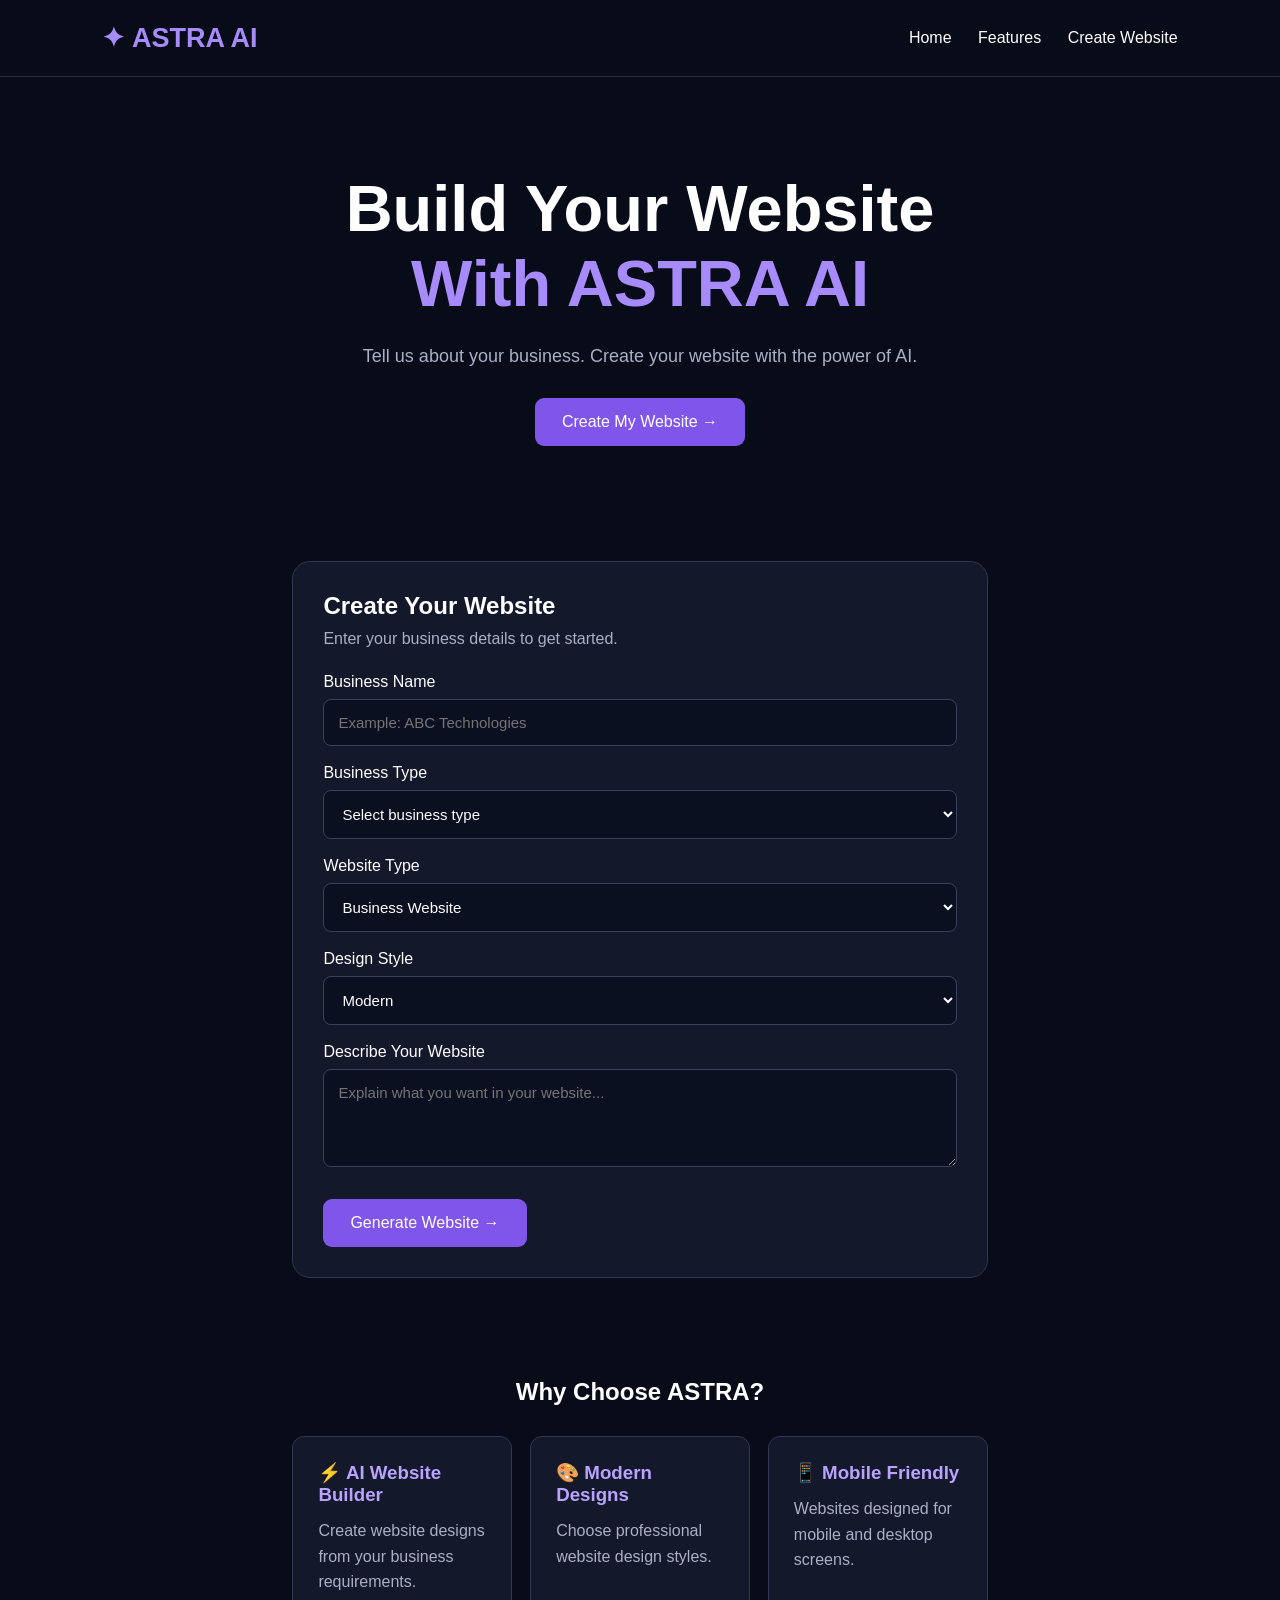
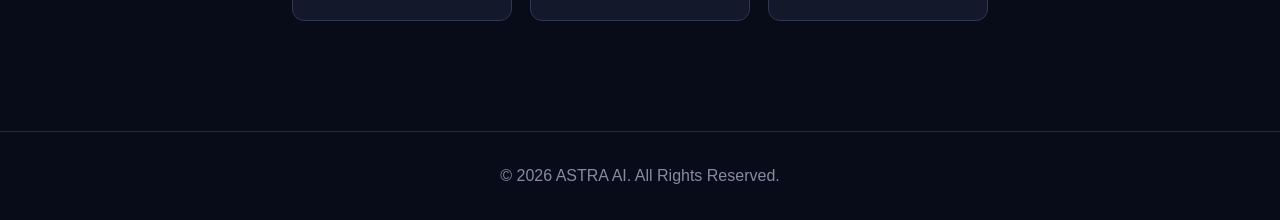
<file: home.html>
<!DOCTYPE html>
<html lang="en">
<head>
<meta charset="UTF-8">
<meta name="viewport" content="width=device-width, initial-scale=1.0">
<title>ASTRA AI - Website Builder</title>

<style>
* {
  margin: 0;
  padding: 0;
  box-sizing: border-box;
  font-family: Arial, sans-serif;
}

body {
  background: #080b18;
  color: white;
}

header {
  display: flex;
  justify-content: space-between;
  align-items: center;
  padding: 22px 8%;
  border-bottom: 1px solid #252a40;
}

.logo {
  font-size: 27px;
  font-weight: bold;
  color: #a78bfa;
}

header a {
  color: white;
  text-decoration: none;
  margin-left: 22px;
}

.hero {
  text-align: center;
  padding: 95px 20px 65px;
}

.hero h1 {
  font-size: clamp(38px, 6vw, 65px);
  line-height: 1.15;
  margin-bottom: 20px;
}

.hero h1 span {
  color: #a78bfa;
}

.hero p {
  color: #aab0c5;
  font-size: 18px;
  line-height: 1.6;
}

.btn {
  display: inline-block;
  background: #8055e9;
  color: white;
  border: none;
  padding: 15px 27px;
  border-radius: 9px;
  font-size: 16px;
  cursor: pointer;
  margin-top: 28px;
}

.btn:hover {
  background: #6940d0;
}

.section {
  padding: 50px 8%;
  max-width: 900px;
  margin: auto;
}

.form-card {
  background: #13182b;
  border: 1px solid #303653;
  padding: 30px;
  border-radius: 18px;
}

.form-card h2 {
  margin-bottom: 10px;
}

.form-card p {
  color: #aab0c5;
  margin-bottom: 25px;
}

label {
  display: block;
  margin: 18px 0 8px;
}

input, select, textarea {
  width: 100%;
  padding: 14px;
  border-radius: 8px;
  border: 1px solid #39415e;
  background: #0b1020;
  color: white;
  font-size: 15px;
}

textarea {
  resize: vertical;
}

#result {
  display: none;
  background: #13182b;
  border: 1px solid #8055e9;
  padding: 25px;
  margin-top: 25px;
  border-radius: 12px;
  line-height: 1.8;
}

.features {
  display: grid;
  grid-template-columns: repeat(auto-fit, minmax(200px, 1fr));
  gap: 18px;
  margin-top: 30px;
}

.feature {
  background: #13182b;
  border: 1px solid #303653;
  padding: 25px;
  border-radius: 12px;
}

.feature h3 {
  margin-bottom: 12px;
  color: #b9a3ff;
}

.feature p {
  color: #aab0c5;
  line-height: 1.6;
}

footer {
  text-align: center;
  color: #858ba2;
  padding: 35px;
  border-top: 1px solid #252a40;
  margin-top: 60px;
}
</style>
</head>

<body>

<header>
  <div class="logo">✦ ASTRA AI</div>
  <nav>
    <a href="#home">Home</a>
    <a href="#features">Features</a>
    <a href="#builder">Create Website</a>
  </nav>
</header>

<section class="hero" id="home">
  <h1>Build Your Website<br>
  <span>With ASTRA AI</span></h1>

  <p>Tell us about your business.
  Create your website with the power of AI.</p>

  <a href="#builder">
    <button class="btn">Create My Website →</button>
  </a>
</section>

<section class="section" id="builder">
  <div class="form-card">
    <h2>Create Your Website</h2>
    <p>Enter your business details to get started.</p>

    <form id="websiteForm">

      <label>Business Name</label>
      <input id="business" placeholder="Example: ABC Technologies" required>

      <label>Business Type</label>
      <select id="type" required>
        <option value="">Select business type</option>
        <option>Restaurant</option>
        <option>Shopping Store</option>
        <option>Gym and Fitness</option>
        <option>Education</option>
        <option>Technology</option>
        <option>Healthcare</option>
        <option>Personal Portfolio</option>
        <option>Other</option>
      </select>

      <label>Website Type</label>
      <select id="websiteType">
        <option>Business Website</option>
        <option>E-commerce Website</option>
        <option>Portfolio Website</option>
        <option>Landing Page</option>
      </select>

      <label>Design Style</label>
      <select id="design">
        <option>Modern</option>
        <option>Professional</option>
        <option>Minimal</option>
        <option>Luxury</option>
        <option>Creative</option>
      </select>

      <label>Describe Your Website</label>
      <textarea id="details" rows="4"
      placeholder="Explain what you want in your website..."></textarea>

      <button class="btn" type="submit">
        Generate Website →
      </button>

    </form>

    <div id="result"></div>
  </div>
</section>

<section class="section" id="features">
  <h2 style="text-align:center">Why Choose ASTRA?</h2>

  <div class="features">
    <div class="feature">
      <h3>⚡ AI Website Builder</h3>
      <p>Create website designs from your business requirements.</p>
    </div>

    <div class="feature">
      <h3>🎨 Modern Designs</h3>
      <p>Choose professional website design styles.</p>
    </div>

    <div class="feature">
      <h3>📱 Mobile Friendly</h3>
      <p>Websites designed for mobile and desktop screens.</p>
    </div>
  </div>
</section>

<footer>
  © 2026 ASTRA AI. All Rights Reserved.
</footer>

<script>
document.getElementById("websiteForm")
.addEventListener("submit", function(event) {

  event.preventDefault();

  const business = document.getElementById("business").value;
  const type = document.getElementById("type").value;
  const websiteType = document.getElementById("websiteType").value;
  const design = document.getElementById("design").value;

  const result = document.getElementById("result");

  result.style.display = "block";

  result.innerHTML = `
    <h2>Website Request Created!</h2>
    <p><strong>Business:</strong> ${escapeHTML(business)}</p>
    <p><strong>Category:</strong> ${escapeHTML(type)}</p>
    <p><strong>Website:</strong> ${escapeHTML(websiteType)}</p>
    <p><strong>Design:</strong> ${escapeHTML(design)}</p>
    <p>Your requirements are ready for the next generation step.</p>
    <p style="color:#b9a3ff">
      ASTRA AI generation engine integration is coming next.
    </p>
  `;

  result.scrollIntoView({behavior:"smooth"});
});

function escapeHTML(value) {
  return value.replace(/[&<>"']/g, function(char) {
    return {
      "&":"&amp;",
      "<":"&lt;",
      ">":"&gt;",
      '"':"&quot;",
      "'":"&#39;"
    }[char];
  });
}
</script>

</body>
</html>
</file>
<file: style.css>
/* ==========================================================================
   ASTRA BUSINESS AI — PREMIUM DARK DASHBOARD STYLES
   Optimized for Windows 10 (4GB RAM) — Zero external dependencies, pure CSS3
   ========================================================================== */

:root {
  /* Color Palette */
  --bg-base: #0a0d14;
  --bg-surface: #111726;
  --bg-surface-elevated: #172033;
  --bg-surface-hover: #1e293b;
  --bg-glass: rgba(17, 23, 38, 0.85);
  
  --border-subtle: rgba(255, 255, 255, 0.07);
  --border-medium: rgba(255, 255, 255, 0.12);
  --border-focus: #06b6d4;

  --text-main: #f8fafc;
  --text-muted: #94a3b8;
  --text-dim: #64748b;

  /* Accent Colors */
  --accent-cyan: #06b6d4;
  --accent-cyan-glow: rgba(6, 182, 212, 0.25);
  --accent-indigo: #6366f1;
  --accent-purple: #a855f7;
  --accent-emerald: #10b981;
  --accent-amber: #f59e0b;
  --accent-rose: #f43f5e;

  /* Geometry & Transitions */
  --radius-sm: 6px;
  --radius-md: 10px;
  --radius-lg: 16px;
  --radius-full: 9999px;
  --sidebar-width: 260px;
  --header-height: 70px;
  --transition-fast: 0.15s ease;
  --transition-normal: 0.25s ease;
}

/* Base Reset & Performance */
*, *::before, *::after {
  box-sizing: border-box;
  margin: 0;
  padding: 0;
}

html, body {
  width: 100%;
  height: 100%;
  background-color: var(--bg-base);
  color: var(--text-main);
  font-family: -apple-system, BlinkMacSystemFont, "Segoe UI", Roboto, Oxygen, Ubuntu, Cantarell, "Helvetica Neue", sans-serif;
  font-size: 14px;
  line-height: 1.5;
  text-rendering: optimizeSpeed;
  overflow: hidden;
  -webkit-font-smoothing: antialiased;
}

/* Custom Scrollbars */
::-webkit-scrollbar {
  width: 6px;
  height: 6px;
}
::-webkit-scrollbar-track {
  background: var(--bg-base);
}
::-webkit-scrollbar-thumb {
  background: var(--border-medium);
  border-radius: var(--radius-full);
}
::-webkit-scrollbar-thumb:hover {
  background: var(--text-dim);
}

/* App Shell Layout */
.app-layout {
  display: flex;
  width: 100vw;
  height: 100vh;
  position: relative;
  background: radial-gradient(circle at 10% 10%, rgba(6, 182, 212, 0.05), transparent 40%),
              radial-gradient(circle at 90% 90%, rgba(99, 102, 241, 0.04), transparent 50%),
              var(--bg-base);
}

/* ==========================================================================
   SIDEBAR NAVIGATION
   ========================================================================== */
.sidebar {
  width: var(--sidebar-width);
  height: 100vh;
  background-color: var(--bg-surface);
  border-right: 1px solid var(--border-subtle);
  display: flex;
  flex-direction: column;
  z-index: 100;
  transition: transform var(--transition-normal);
  user-select: none;
}

.sidebar-header {
  height: var(--header-height);
  padding: 0 1.25rem;
  display: flex;
  align-items: center;
  justify-content: space-between;
  border-bottom: 1px solid var(--border-subtle);
}

.brand-logo {
  display: flex;
  align-items: center;
  gap: 0.75rem;
  cursor: pointer;
}

.brand-icon {
  width: 36px;
  height: 36px;
  background: linear-gradient(135deg, var(--accent-cyan), var(--accent-indigo));
  border-radius: var(--radius-md);
  display: flex;
  align-items: center;
  justify-content: center;
  color: #fff;
  box-shadow: 0 0 16px var(--accent-cyan-glow);
}

.brand-icon svg {
  width: 20px;
  height: 20px;
}

.brand-text {
  display: flex;
  flex-direction: column;
}

.brand-title {
  font-weight: 800;
  font-size: 1.15rem;
  letter-spacing: 0.05em;
  background: linear-gradient(to right, #fff, #94a3b8);
  -webkit-background-clip: text;
  -webkit-text-fill-color: transparent;
}

.brand-badge {
  font-size: 0.65rem;
  font-weight: 700;
  letter-spacing: 0.1em;
  color: var(--accent-cyan);
}

/* AI Status Widget */
.ai-status-pill {
  margin: 0.75rem 1.25rem;
  padding: 0.5rem 0.75rem;
  background: rgba(6, 182, 212, 0.08);
  border: 1px solid rgba(6, 182, 212, 0.2);
  border-radius: var(--radius-md);
  display: flex;
  align-items: center;
  justify-content: space-between;
  font-size: 0.75rem;
}

.status-dot {
  width: 7px;
  height: 7px;
  border-radius: 50%;
  background-color: var(--accent-cyan);
  display: inline-block;
  box-shadow: 0 0 8px var(--accent-cyan);
}

.status-dot.pulse {
  animation: pulse-glow 2s infinite ease-in-out;
}

@keyframes pulse-glow {
  0%, 100% { opacity: 1; transform: scale(1); }
  50% { opacity: 0.4; transform: scale(0.85); }
}

.ai-status-label {
  font-weight: 600;
  color: #bae6fd;
}

.ai-health-val {
  font-weight: 800;
  color: var(--accent-cyan);
}

/* Navigation List */
.sidebar-nav {
  flex: 1;
  padding: 0.5rem 0.75rem;
  overflow-y: auto;
  display: flex;
  flex-direction: column;
  gap: 0.25rem;
}

.nav-section-title {
  font-size: 0.68rem;
  font-weight: 700;
  letter-spacing: 0.08em;
  color: var(--text-dim);
  padding: 0.75rem 0.75rem 0.25rem;
}

.nav-item {
  display: flex;
  align-items: center;
  gap: 0.75rem;
  padding: 0.65rem 0.85rem;
  border-radius: var(--radius-md);
  color: var(--text-muted);
  background: transparent;
  border: none;
  font-size: 0.88rem;
  font-weight: 500;
  cursor: pointer;
  width: 100%;
  text-align: left;
  transition: all var(--transition-fast);
}

.nav-item svg {
  width: 18px;
  height: 18px;
  flex-shrink: 0;
  stroke: var(--text-muted);
  transition: stroke var(--transition-fast);
}

.nav-item:hover {
  background-color: var(--bg-surface-elevated);
  color: var(--text-main);
}

.nav-item:hover svg {
  stroke: var(--text-main);
}

.nav-item.active {
  background: linear-gradient(90deg, rgba(6, 182, 212, 0.15), rgba(99, 102, 241, 0.05));
  color: var(--text-main);
  border-left: 3px solid var(--accent-cyan);
}

.nav-item.active svg {
  stroke: var(--accent-cyan);
}

.nav-item .badge {
  margin-left: auto;
}

/* Sidebar Footer */
.sidebar-footer {
  padding: 1rem 1.25rem;
  border-top: 1px solid var(--border-subtle);
  background: rgba(10, 13, 20, 0.4);
}

.system-stats {
  display: flex;
  flex-direction: column;
  gap: 0.35rem;
  margin-bottom: 0.75rem;
  font-size: 0.75rem;
  color: var(--text-dim);
}

.stat-row {
  display: flex;
  justify-content: space-between;
}

.stat-highlight {
  color: var(--accent-emerald);
  font-weight: 600;
}

/* ==========================================================================
   TOP HEADER BAR
   ========================================================================== */
.main-content {
  flex: 1;
  display: flex;
  flex-direction: column;
  height: 100vh;
  overflow: hidden;
  position: relative;
}

.top-header {
  height: var(--header-height);
  padding: 0 1.5rem;
  display: flex;
  align-items: center;
  justify-content: space-between;
  background-color: var(--bg-surface);
  border-bottom: 1px solid var(--border-subtle);
  z-index: 50;
  gap: 1rem;
}

.header-left {
  display: flex;
  align-items: center;
  gap: 1rem;
}

.view-title-wrap {
  display: flex;
  flex-direction: column;
}

.view-title-wrap h1 {
  font-size: 1.25rem;
  font-weight: 700;
  color: var(--text-main);
  line-height: 1.2;
}

.view-subtitle {
  font-size: 0.75rem;
  color: var(--text-muted);
}

/* Global Search */
.global-search-container {
  flex: 1;
  max-width: 480px;
  position: relative;
  display: flex;
  align-items: center;
}

.global-search-container input {
  width: 100%;
  height: 38px;
  padding: 0 2.5rem 0 2.25rem;
  background-color: var(--bg-base);
  border: 1px solid var(--border-medium);
  border-radius: var(--radius-md);
  color: var(--text-main);
  font-size: 0.85rem;
  outline: none;
  transition: all var(--transition-fast);
}

.global-search-container input:focus {
  border-color: var(--accent-cyan);
  box-shadow: 0 0 0 2px var(--accent-cyan-glow);
}

.global-search-container .search-icon {
  position: absolute;
  left: 0.75rem;
  color: var(--text-dim);
  pointer-events: none;
}

.search-shortcut {
  position: absolute;
  right: 0.75rem;
  background: var(--bg-surface-elevated);
  border: 1px solid var(--border-medium);
  border-radius: 4px;
  padding: 1px 6px;
  font-size: 0.7rem;
  color: var(--text-muted);
  pointer-events: none;
}

/* Search Dropdown */
.search-dropdown {
  position: absolute;
  top: 100%;
  left: 0;
  right: 0;
  margin-top: 6px;
  background: var(--bg-surface-elevated);
  border: 1px solid var(--border-medium);
  border-radius: var(--radius-md);
  max-height: 320px;
  overflow-y: auto;
  box-shadow: 0 10px 25px rgba(0,0,0,0.5);
  z-index: 200;
}

.search-result-group {
  padding: 0.5rem 0.75rem;
  border-bottom: 1px solid var(--border-subtle);
}

.search-result-group-title {
  font-size: 0.68rem;
  font-weight: 700;
  color: var(--text-dim);
  text-transform: uppercase;
  margin-bottom: 0.25rem;
}

.search-result-item {
  display: flex;
  align-items: center;
  justify-content: space-between;
  padding: 0.45rem 0.5rem;
  border-radius: var(--radius-sm);
  color: var(--text-main);
  font-size: 0.82rem;
  cursor: pointer;
}

.search-result-item:hover {
  background-color: var(--bg-surface-hover);
  color: var(--accent-cyan);
}

.header-right {
  display: flex;
  align-items: center;
  gap: 0.75rem;
}

.user-pill {
  display: flex;
  align-items: center;
  gap: 0.6rem;
  padding: 0.35rem 0.65rem;
  background-color: var(--bg-base);
  border: 1px solid var(--border-subtle);
  border-radius: var(--radius-full);
}

.user-avatar {
  width: 28px;
  height: 28px;
  border-radius: 50%;
  background: linear-gradient(135deg, var(--accent-indigo), var(--accent-purple));
  color: #fff;
  font-weight: 700;
  font-size: 0.75rem;
  display: flex;
  align-items: center;
  justify-content: center;
}

.user-details {
  display: flex;
  flex-direction: column;
}

.user-name {
  font-size: 0.8rem;
  font-weight: 600;
}

.user-role {
  font-size: 0.65rem;
  color: var(--accent-cyan);
}

/* ==========================================================================
   DROPDOWNS & BUTTONS
   ========================================================================== */
.dropdown-wrapper {
  position: relative;
}

.dropdown-menu {
  position: absolute;
  top: 100%;
  right: 0;
  margin-top: 8px;
  background: var(--bg-surface-elevated);
  border: 1px solid var(--border-medium);
  border-radius: var(--radius-md);
  min-width: 190px;
  box-shadow: 0 10px 25px rgba(0, 0, 0, 0.5);
  display: flex;
  flex-direction: column;
  padding: 0.4rem;
  z-index: 200;
}

.dropdown-menu.hidden {
  display: none;
}

.dropdown-menu button, .dropdown-file-label {
  padding: 0.6rem 0.8rem;
  border: none;
  background: transparent;
  color: var(--text-muted);
  font-size: 0.85rem;
  text-align: left;
  border-radius: var(--radius-sm);
  cursor: pointer;
  display: flex;
  align-items: center;
  gap: 0.5rem;
  transition: all var(--transition-fast);
}

.dropdown-menu button:hover, .dropdown-file-label:hover {
  background-color: var(--bg-surface-hover);
  color: var(--text-main);
}

.dropdown-file-label {
  margin: 0;
}

/* Notifications Menu */
.notif-menu {
  width: 320px;
}

.notif-header {
  display: flex;
  justify-content: space-between;
  align-items: center;
  padding: 0.5rem 0.6rem;
  font-weight: 600;
  font-size: 0.8rem;
  border-bottom: 1px solid var(--border-subtle);
}

.notif-list {
  max-height: 260px;
  overflow-y: auto;
}

.notif-item {
  padding: 0.6rem;
  border-bottom: 1px solid var(--border-subtle);
  font-size: 0.78rem;
  display: flex;
  flex-direction: column;
  gap: 0.2rem;
}

.notif-item:hover {
  background-color: var(--bg-surface-hover);
}

.notif-item .notif-time {
  font-size: 0.68rem;
  color: var(--text-dim);
}

.notif-btn {
  position: relative;
}

.notif-dot {
  position: absolute;
  top: 6px;
  right: 6px;
  width: 7px;
  height: 7px;
  background: var(--accent-rose);
  border-radius: 50%;
  display: none;
}

.notif-dot.active {
  display: block;
}

/* Button Variants */
.btn {
  display: inline-flex;
  align-items: center;
  justify-content: center;
  gap: 0.5rem;
  padding: 0.5rem 1rem;
  font-size: 0.85rem;
  font-weight: 600;
  border-radius: var(--radius-md);
  border: 1px solid transparent;
  cursor: pointer;
  transition: all var(--transition-fast);
  white-space: nowrap;
}

.btn-primary {
  background: linear-gradient(135deg, var(--accent-cyan), #0284c7);
  color: #031422;
  font-weight: 700;
  box-shadow: 0 2px 10px var(--accent-cyan-glow);
}

.btn-primary:hover {
  opacity: 0.93;
  transform: translateY(-1px);
}

.btn-outline {
  background-color: transparent;
  border-color: var(--border-medium);
  color: var(--text-main);
}

.btn-outline:hover {
  background-color: var(--bg-surface-elevated);
  border-color: var(--text-muted);
}

.btn-ai-action {
  background: linear-gradient(135deg, var(--accent-purple), var(--accent-indigo));
  color: #fff;
  border: none;
  box-shadow: 0 4px 14px rgba(168, 85, 247, 0.3);
}

.btn-ai-action:hover {
  opacity: 0.92;
  transform: translateY(-1px);
}

.btn-subtle {
  background-color: transparent;
  border: 1px solid var(--border-subtle);
  color: var(--text-muted);
  padding: 0.4rem 0.75rem;
  font-size: 0.75rem;
  border-radius: var(--radius-sm);
  cursor: pointer;
  display: inline-flex;
  align-items: center;
  justify-content: center;
  gap: 0.4rem;
  transition: all var(--transition-fast);
}

.btn-subtle:hover {
  background-color: var(--bg-surface-elevated);
  color: var(--text-main);
  border-color: var(--border-medium);
}

.btn-link {
  background: none;
  border: none;
  color: var(--accent-cyan);
  font-size: 0.8rem;
  font-weight: 600;
  cursor: pointer;
}

.btn-link:hover {
  text-decoration: underline;
}

.text-btn {
  background: none;
  border: none;
  color: var(--accent-cyan);
  font-size: 0.75rem;
  cursor: pointer;
  display: inline-flex;
  align-items: center;
  gap: 0.3rem;
}

.icon-btn {
  width: 36px;
  height: 36px;
  border-radius: var(--radius-md);
  background: transparent;
  border: 1px solid var(--border-subtle);
  color: var(--text-muted);
  display: inline-flex;
  align-items: center;
  justify-content: center;
  cursor: pointer;
  transition: all var(--transition-fast);
}

.icon-btn:hover {
  background-color: var(--bg-surface-elevated);
  color: var(--text-main);
  border-color: var(--border-medium);
}

.full-width {
  width: 100%;
}

/* Badges */
.badge {
  display: inline-flex;
  align-items: center;
  padding: 2px 7px;
  font-size: 0.7rem;
  font-weight: 700;
  border-radius: var(--radius-full);
  background: var(--bg-surface-elevated);
  color: var(--text-muted);
}

.badge-accent {
  background: rgba(6, 182, 212, 0.15);
  color: var(--accent-cyan);
}

.badge-warning {
  background: rgba(245, 158, 11, 0.15);
  color: var(--accent-amber);
}

.badge-ai {
  background: linear-gradient(135deg, rgba(168, 85, 247, 0.3), rgba(99, 102, 241, 0.3));
  color: #d8b4fe;
  border: 1px solid rgba(168, 85, 247, 0.3);
}

/* ==========================================================================
   CONTENT BODY & VIEWS
   ========================================================================== */
.content-body {
  flex: 1;
  overflow-y: auto;
  padding: 1.5rem;
}

.view-panel {
  display: none;
  animation: fadeIn 0.2s ease forwards;
}

.view-panel.active {
  display: block;
}

@keyframes fadeIn {
  from { opacity: 0; transform: translateY(4px); }
  to { opacity: 1; transform: translateY(0); }
}

.section-header-row {
  display: flex;
  justify-content: space-between;
  align-items: flex-start;
  margin-bottom: 1.25rem;
  gap: 1rem;
}

.section-desc {
  font-size: 0.85rem;
  color: var(--text-muted);
  margin-top: 0.25rem;
}

.glass-card {
  background-color: var(--bg-surface);
  border: 1px solid var(--border-subtle);
  border-radius: var(--radius-lg);
  padding: 1.25rem;
  box-shadow: 0 4px 20px rgba(0, 0, 0, 0.25);
}

/* ==========================================================================
   KPI GRID & OVERVIEW
   ========================================================================== */
.kpi-grid {
  display: grid;
  grid-template-columns: repeat(auto-fit, minmax(220px, 1fr));
  gap: 1rem;
  margin-bottom: 1.25rem;
}

.kpi-card {
  display: flex;
  flex-direction: column;
  transition: transform var(--transition-fast), border-color var(--transition-fast);
}

.kpi-card:hover {
  transform: translateY(-2px);
  border-color: var(--border-medium);
}

.kpi-top {
  display: flex;
  justify-content: space-between;
  align-items: center;
  margin-bottom: 0.5rem;
}

.kpi-title {
  font-size: 0.8rem;
  font-weight: 600;
  color: var(--text-muted);
  text-transform: uppercase;
  letter-spacing: 0.04em;
}

.kpi-icon-wrap {
  width: 32px;
  height: 32px;
  border-radius: var(--radius-sm);
  display: flex;
  align-items: center;
  justify-content: center;
}

.kpi-icon-wrap svg {
  width: 18px;
  height: 18px;
}

.icon-cyan { background: rgba(6, 182, 212, 0.15); color: var(--accent-cyan); }
.icon-indigo { background: rgba(99, 102, 241, 0.15); color: var(--accent-indigo); }
.icon-purple { background: rgba(168, 85, 247, 0.15); color: var(--accent-purple); }
.icon-rose { background: rgba(244, 63, 94, 0.15); color: var(--accent-rose); }

.kpi-val {
  font-size: 1.65rem;
  font-weight: 800;
  letter-spacing: -0.02em;
  color: var(--text-main);
  margin-bottom: 0.25rem;
}

.kpi-subtext {
  font-size: 0.75rem;
  display: flex;
  align-items: center;
  gap: 0.25rem;
}

.kpi-subtext.positive { color: var(--accent-emerald); }
.kpi-subtext.neutral { color: var(--text-muted); }
.kpi-subtext.alert { color: var(--accent-rose); }

/* AI Overview Banner */
.ai-banner {
  display: flex;
  justify-content: space-between;
  align-items: center;
  background: linear-gradient(135deg, rgba(168, 85, 247, 0.1), rgba(6, 182, 212, 0.07)), var(--bg-surface);
  border: 1px solid rgba(168, 85, 247, 0.25);
  margin-bottom: 1.25rem;
  gap: 1.5rem;
}

.ai-chip {
  font-size: 0.68rem;
  font-weight: 800;
  letter-spacing: 0.08em;
  color: #c084fc;
  margin-bottom: 0.35rem;
  display: flex;
  align-items: center;
  gap: 0.4rem;
}

.ai-banner h3 {
  font-size: 1.1rem;
  color: var(--text-main);
  margin-bottom: 0.2rem;
}

.ai-banner p {
  font-size: 0.85rem;
  color: var(--text-muted);
}

.ai-banner-actions {
  display: flex;
  gap: 0.75rem;
  flex-shrink: 0;
}

/* Overview Layout Two-Col */
.dashboard-two-col {
  display: grid;
  grid-template-columns: 1fr 340px;
  gap: 1.25rem;
}

.canvas-container {
  width: 100%;
  height: 220px;
  position: relative;
  margin-top: 0.5rem;
}

.canvas-container canvas {
  width: 100% !important;
  height: 100% !important;
  display: block;
}

.card-header-flex {
  display: flex;
  justify-content: space-between;
  align-items: center;
  margin-bottom: 0.75rem;
}

.card-sub {
  font-size: 0.75rem;
  color: var(--text-dim);
  display: block;
}

.chart-legend {
  display: flex;
  align-items: center;
  gap: 0.75rem;
  font-size: 0.75rem;
  color: var(--text-muted);
}

.legend-dot {
  width: 8px;
  height: 8px;
  border-radius: 50%;
  display: inline-block;
}

.color-revenue { background-color: var(--accent-cyan); }
.color-target { background-color: var(--accent-purple); }

/* Mini Pipeline Progress Bar */
.pipeline-progress-bar {
  display: flex;
  height: 12px;
  border-radius: var(--radius-full);
  overflow: hidden;
  margin: 1rem 0;
  background: var(--bg-surface-elevated);
}

.pipeline-metrics-row {
  display: grid;
  grid-template-columns: repeat(5, 1fr);
  gap: 0.5rem;
}

.pipeline-metric-col {
  display: flex;
  flex-direction: column;
  font-size: 0.75rem;
}

.pipeline-metric-col span {
  color: var(--text-dim);
}

.pipeline-metric-col strong {
  color: var(--text-main);
  font-size: 0.85rem;
}

/* Compact Lists (Today's Agenda & Urgent Tasks) */
.compact-list {
  display: flex;
  flex-direction: column;
  gap: 0.5rem;
}

.compact-item {
  display: flex;
  align-items: center;
  justify-content: space-between;
  padding: 0.6rem 0.75rem;
  background: var(--bg-surface-elevated);
  border-radius: var(--radius-md);
  border: 1px solid var(--border-subtle);
  font-size: 0.8rem;
  transition: all var(--transition-fast);
}

.compact-item:hover {
  border-color: var(--border-medium);
  transform: translateX(2px);
}

.compact-item-title {
  font-weight: 600;
  color: var(--text-main);
  margin-bottom: 2px;
}

.compact-item-sub {
  font-size: 0.72rem;
  color: var(--text-muted);
}

/* ==========================================================================
   TOOLBARS & SEARCH CARDS
   ========================================================================== */
.toolbar-card {
  display: flex;
  align-items: center;
  justify-content: space-between;
  gap: 1rem;
  padding: 0.75rem 1rem;
  margin-bottom: 1rem;
  flex-wrap: wrap;
}

.toolbar-search {
  flex: 1;
  min-width: 240px;
  position: relative;
  display: flex;
  align-items: center;
}

.toolbar-search input {
  width: 100%;
  height: 36px;
  padding-left: 2.2rem;
  padding-right: 1rem;
  background-color: var(--bg-base);
  border: 1px solid var(--border-medium);
  border-radius: var(--radius-md);
  color: var(--text-main);
  font-size: 0.82rem;
  outline: none;
}

.toolbar-search input:focus {
  border-color: var(--accent-cyan);
}

.toolbar-search svg {
  position: absolute;
  left: 0.7rem;
  color: var(--text-dim);
  pointer-events: none;
}

.toolbar-filters {
  display: flex;
  align-items: center;
  gap: 0.35rem;
  flex-wrap: wrap;
}

.filter-tab {
  background: transparent;
  border: 1px solid var(--border-subtle);
  color: var(--text-muted);
  padding: 0.4rem 0.8rem;
  border-radius: var(--radius-sm);
  font-size: 0.78rem;
  font-weight: 600;
  cursor: pointer;
  transition: all var(--transition-fast);
}

.filter-tab:hover {
  background-color: var(--bg-surface-elevated);
  color: var(--text-main);
}

.filter-tab.active {
  background-color: var(--bg-surface-elevated);
  color: var(--accent-cyan);
  border-color: var(--accent-cyan);
}

/* ==========================================================================
   DATA TABLES
   ========================================================================== */
.table-responsive {
  width: 100%;
  overflow-x: auto;
  padding: 0;
}

.data-table {
  width: 100%;
  border-collapse: collapse;
  text-align: left;
}

.data-table th {
  padding: 0.85rem 1.25rem;
  background-color: rgba(10, 13, 20, 0.4);
  font-size: 0.75rem;
  font-weight: 700;
  color: var(--text-dim);
  text-transform: uppercase;
  letter-spacing: 0.05em;
  border-bottom: 1px solid var(--border-subtle);
}

.data-table td {
  padding: 1rem 1.25rem;
  border-bottom: 1px solid var(--border-subtle);
  font-size: 0.85rem;
  color: var(--text-main);
  vertical-align: middle;
}

.data-table tbody tr {
  transition: background-color var(--transition-fast);
}

.data-table tbody tr:hover {
  background-color: rgba(255, 255, 255, 0.02);
}

.cell-primary {
  font-weight: 600;
}

.cell-sub {
  font-size: 0.75rem;
  color: var(--text-muted);
}

.text-right {
  text-align: right;
}

/* Status Pills */
.status-pill {
  display: inline-flex;
  align-items: center;
  gap: 0.35rem;
  padding: 3px 9px;
  border-radius: var(--radius-full);
  font-size: 0.72rem;
  font-weight: 700;
  text-transform: capitalize;
}

.status-active, .status-won, .status-paid {
  background: rgba(16, 185, 129, 0.15);
  color: var(--accent-emerald);
}

.status-vip {
  background: rgba(245, 158, 11, 0.15);
  color: var(--accent-amber);
}

.status-prospect, .status-pending {
  background: rgba(6, 182, 212, 0.15);
  color: var(--accent-cyan);
}

.status-inactive, .status-lost {
  background: rgba(100, 116, 139, 0.2);
  color: var(--text-muted);
}

.status-overdue {
  background: rgba(244, 63, 94, 0.15);
  color: var(--accent-rose);
}

/* Empty State */
.empty-state {
  padding: 3rem 1rem;
  text-align: center;
  color: var(--text-muted);
  font-size: 0.9rem;
}

.empty-state.hidden {
  display: none;
}

/* ==========================================================================
   LEAD TRACKING (KANBAN PIPELINE)
   ========================================================================== */
.view-toggle-pills {
  display: flex;
  background-color: var(--bg-surface-elevated);
  padding: 3px;
  border-radius: var(--radius-md);
  border: 1px solid var(--border-subtle);
}

.pill-btn {
  background: transparent;
  border: none;
  color: var(--text-muted);
  padding: 0.35rem 0.75rem;
  font-size: 0.78rem;
  font-weight: 600;
  border-radius: var(--radius-sm);
  cursor: pointer;
  transition: all var(--transition-fast);
}

.pill-btn.active {
  background-color: var(--accent-cyan);
  color: #031422;
}

.lead-pipeline-totals {
  display: flex;
  gap: 1.5rem;
  font-size: 0.85rem;
}

.kanban-board {
  display: grid;
  grid-template-columns: repeat(5, minmax(260px, 1fr));
  gap: 1rem;
  overflow-x: auto;
  padding-bottom: 1rem;
  min-height: 520px;
}

.kanban-column {
  background-color: rgba(17, 23, 38, 0.6);
  border: 1px solid var(--border-subtle);
  border-radius: var(--radius-lg);
  display: flex;
  flex-direction: column;
  padding: 0.75rem;
}

.column-header {
  display: flex;
  align-items: center;
  justify-content: space-between;
  padding: 0.25rem 0.25rem 0.75rem;
  border-bottom: 1px solid var(--border-subtle);
  margin-bottom: 0.75rem;
}

.col-title-wrap {
  display: flex;
  align-items: center;
  gap: 0.4rem;
}

.column-header h4 {
  font-size: 0.82rem;
  font-weight: 700;
  text-transform: uppercase;
  letter-spacing: 0.04em;
}

.column-dot {
  width: 8px;
  height: 8px;
  border-radius: 50%;
}

.dot-cyan { background-color: var(--accent-cyan); }
.dot-blue { background-color: var(--accent-indigo); }
.dot-purple { background-color: var(--accent-purple); }
.dot-amber { background-color: var(--accent-amber); }
.dot-emerald { background-color: var(--accent-emerald); }

.col-count {
  font-size: 0.72rem;
  font-weight: 700;
  background: var(--bg-surface-elevated);
  padding: 2px 7px;
  border-radius: var(--radius-full);
  color: var(--text-muted);
}

.kanban-cards-area {
  flex: 1;
  display: flex;
  flex-direction: column;
  gap: 0.65rem;
  overflow-y: auto;
  min-height: 120px;
}

/* Kanban Cards */
.lead-card {
  background: var(--bg-surface-elevated);
  border: 1px solid var(--border-subtle);
  border-radius: var(--radius-md);
  padding: 0.85rem;
  cursor: grab;
  transition: all var(--transition-fast);
  display: flex;
  flex-direction: column;
  gap: 0.45rem;
}

.lead-card:hover {
  border-color: var(--border-medium);
  box-shadow: 0 4px 14px rgba(0, 0, 0, 0.4);
  transform: translateY(-2px);
}

.lead-card-header {
  display: flex;
  justify-content: space-between;
  align-items: flex-start;
  gap: 0.5rem;
}

.lead-card-title {
  font-size: 0.85rem;
  font-weight: 700;
  color: var(--text-main);
  line-height: 1.3;
}

.lead-card-company {
  font-size: 0.75rem;
  color: var(--text-muted);
}

.lead-card-value {
  font-size: 0.95rem;
  font-weight: 800;
  color: var(--accent-cyan);
}

.lead-card-footer {
  display: flex;
  align-items: center;
  justify-content: space-between;
  padding-top: 0.4rem;
  border-top: 1px solid rgba(255, 255, 255, 0.05);
  font-size: 0.7rem;
  color: var(--text-dim);
}

.lead-card-actions {
  display: flex;
  gap: 0.25rem;
}

/* Priority tags */
.priority-tag {
  font-size: 0.65rem;
  font-weight: 700;
  padding: 2px 6px;
  border-radius: 4px;
  text-transform: uppercase;
}

.priority-urgent, .priority-high {
  background: rgba(244, 63, 94, 0.2);
  color: var(--accent-rose);
}

.priority-medium {
  background: rgba(245, 158, 11, 0.2);
  color: var(--accent-amber);
}

.priority-low {
  background: rgba(100, 116, 139, 0.2);
  color: var(--text-muted);
}

/* ==========================================================================
   APPOINTMENTS GRID
   ========================================================================== */
.appointments-grid {
  display: grid;
  grid-template-columns: repeat(auto-fill, minmax(290px, 1fr));
  gap: 1rem;
}

.appointment-card {
  background: var(--bg-surface);
  border: 1px solid var(--border-subtle);
  border-radius: var(--radius-lg);
  padding: 1.25rem;
  display: flex;
  flex-direction: column;
  gap: 0.75rem;
  transition: all var(--transition-fast);
}

.appointment-card:hover {
  border-color: var(--border-medium);
  box-shadow: 0 6px 20px rgba(0, 0, 0, 0.3);
}

.appt-top {
  display: flex;
  justify-content: space-between;
  align-items: flex-start;
}

.appt-title {
  font-size: 0.95rem;
  font-weight: 700;
  color: var(--text-main);
}

.appt-client {
  font-size: 0.8rem;
  color: var(--accent-cyan);
}

.appt-meta-row {
  display: flex;
  align-items: center;
  gap: 1rem;
  font-size: 0.75rem;
  color: var(--text-muted);
}

.appt-meta-row svg {
  width: 14px;
  height: 14px;
  color: var(--text-dim);
}

.appt-actions {
  display: flex;
  justify-content: space-between;
  align-items: center;
  padding-top: 0.75rem;
  border-top: 1px solid var(--border-subtle);
}

/* ==========================================================================
   FINANCE / PAYMENTS
   ========================================================================== */
.finance-summary-grid {
  display: grid;
  grid-template-columns: repeat(auto-fit, minmax(240px, 1fr));
  gap: 1rem;
}

.finance-card {
  display: flex;
  flex-direction: column;
  gap: 0.35rem;
}

.finance-label {
  font-size: 0.78rem;
  font-weight: 600;
  color: var(--text-muted);
  text-transform: uppercase;
  letter-spacing: 0.04em;
}

.finance-card h3 {
  font-size: 1.7rem;
  font-weight: 800;
}

.finance-sub {
  font-size: 0.75rem;
  color: var(--text-dim);
}

/* ==========================================================================
   TASK MANAGER
   ========================================================================== */
.quick-task-bar {
  display: flex;
  gap: 0.5rem;
  padding: 0.75rem 1rem;
  align-items: center;
}

.quick-task-bar input {
  flex: 1;
  background: var(--bg-base);
  border: 1px solid var(--border-medium);
  border-radius: var(--radius-md);
  padding: 0.55rem 0.85rem;
  color: var(--text-main);
  font-size: 0.85rem;
  outline: none;
}

.quick-task-bar input:focus {
  border-color: var(--accent-cyan);
}

.quick-task-bar select {
  background: var(--bg-base);
  border: 1px solid var(--border-medium);
  border-radius: var(--radius-md);
  padding: 0.55rem 0.85rem;
  color: var(--text-muted);
  font-size: 0.82rem;
  outline: none;
}

.task-list-container {
  display: flex;
  flex-direction: column;
  gap: 0.5rem;
  padding: 1rem;
}

.task-item {
  display: flex;
  align-items: center;
  justify-content: space-between;
  background: var(--bg-surface-elevated);
  border: 1px solid var(--border-subtle);
  border-radius: var(--radius-md);
  padding: 0.75rem 1rem;
  transition: all var(--transition-fast);
}

.task-item:hover {
  border-color: var(--border-medium);
}

.task-item.completed {
  opacity: 0.55;
}

.task-item.completed .task-text {
  text-decoration: line-through;
  color: var(--text-dim);
}

.task-left {
  display: flex;
  align-items: center;
  gap: 0.85rem;
}

.task-checkbox {
  width: 18px;
  height: 18px;
  border-radius: 4px;
  cursor: pointer;
  accent-color: var(--accent-cyan);
}

.task-info {
  display: flex;
  flex-direction: column;
}

.task-text {
  font-size: 0.88rem;
  font-weight: 600;
  color: var(--text-main);
}

.task-sub {
  font-size: 0.72rem;
  color: var(--text-muted);
  display: flex;
  align-items: center;
  gap: 0.5rem;
}

.task-right {
  display: flex;
  align-items: center;
  gap: 0.6rem;
}

/* ==========================================================================
   SALES ANALYTICS
   ========================================================================== */
.analytics-metrics-grid {
  display: grid;
  grid-template-columns: repeat(auto-fit, minmax(200px, 1fr));
  gap: 1rem;
}

.analytic-tile {
  display: flex;
  flex-direction: column;
  gap: 0.25rem;
}

.tile-label {
  font-size: 0.75rem;
  color: var(--text-muted);
  text-transform: uppercase;
}

.analytic-tile h3 {
  font-size: 1.55rem;
  font-weight: 800;
  color: var(--text-main);
}

.tile-foot {
  font-size: 0.72rem;
}

.tile-foot.positive { color: var(--accent-emerald); }
.tile-foot.neutral { color: var(--text-muted); }

.charts-grid {
  display: grid;
  grid-template-columns: repeat(2, 1fr);
  gap: 1.25rem;
}

.canvas-container-lg {
  width: 100%;
  height: 280px;
  position: relative;
}

.canvas-container-lg canvas {
  width: 100% !important;
  height: 100% !important;
}

.donut-chart-layout {
  display: flex;
  align-items: center;
  justify-content: space-around;
  padding: 1rem 0;
  gap: 1.5rem;
}

.donut-legend {
  display: flex;
  flex-direction: column;
  gap: 0.5rem;
}

.donut-legend-item {
  display: flex;
  align-items: center;
  gap: 0.5rem;
  font-size: 0.78rem;
  color: var(--text-muted);
}

.donut-legend-val {
  font-weight: 700;
  color: var(--text-main);
  margin-left: auto;
}

/* Funnel and Sources Bars */
.funnel-container, .sources-breakdown {
  display: flex;
  flex-direction: column;
  gap: 0.75rem;
  padding-top: 0.5rem;
}

.funnel-row, .source-row {
  display: flex;
  flex-direction: column;
  gap: 0.25rem;
}

.funnel-row-info, .source-row-info {
  display: flex;
  justify-content: space-between;
  font-size: 0.78rem;
  font-weight: 600;
}

.funnel-bar-bg, .source-bar-bg {
  width: 100%;
  height: 8px;
  background: var(--bg-surface-elevated);
  border-radius: var(--radius-full);
  overflow: hidden;
}

.funnel-bar-fill, .source-bar-fill {
  height: 100%;
  border-radius: var(--radius-full);
}

/* ==========================================================================
   ASTRA AI ADVISOR VIEW
   ========================================================================== */
.ai-badge-header {
  display: flex;
  align-items: center;
  gap: 0.5rem;
}

.ai-sparkle {
  color: var(--accent-purple);
  font-size: 1.4rem;
}

.compliance-callout {
  display: flex;
  align-items: flex-start;
  gap: 0.75rem;
  background: rgba(6, 182, 212, 0.05);
  border: 1px solid rgba(6, 182, 212, 0.2);
  margin-bottom: 1.25rem;
  font-size: 0.8rem;
  color: #bae6fd;
}

.compliance-callout svg {
  color: var(--accent-cyan);
  flex-shrink: 0;
  margin-top: 2px;
}

.ai-advisor-layout {
  display: grid;
  grid-template-columns: 360px 1fr;
  gap: 1.25rem;
}

.ai-score-card {
  display: flex;
  align-items: center;
  gap: 1.5rem;
}

.score-circle-wrap {
  width: 90px;
  height: 90px;
  border-radius: 50%;
  border: 4px solid var(--accent-cyan);
  display: flex;
  flex-direction: column;
  align-items: center;
  justify-content: center;
  background: rgba(6, 182, 212, 0.08);
  box-shadow: 0 0 20px var(--accent-cyan-glow);
  flex-shrink: 0;
}

.score-value {
  font-size: 1.7rem;
  font-weight: 900;
  color: var(--text-main);
  line-height: 1;
}

.score-label {
  font-size: 0.65rem;
  color: var(--accent-cyan);
  font-weight: 700;
}

.score-metrics-list {
  display: flex;
  flex-direction: column;
  gap: 0.4rem;
  font-size: 0.8rem;
}

.health-item {
  display: flex;
  justify-content: space-between;
  gap: 1rem;
}

.health-item span {
  color: var(--text-muted);
}

.ai-insights-list {
  display: flex;
  flex-direction: column;
  gap: 0.75rem;
}

.insight-card {
  padding: 0.75rem;
  background: var(--bg-surface-elevated);
  border-radius: var(--radius-md);
  border-left: 3px solid var(--accent-cyan);
  font-size: 0.8rem;
}

.insight-card.alert {
  border-left-color: var(--accent-rose);
}

.insight-card.warning {
  border-left-color: var(--accent-amber);
}

.insight-title {
  font-weight: 700;
  color: var(--text-main);
  margin-bottom: 0.2rem;
  display: flex;
  align-items: center;
  justify-content: space-between;
}

.insight-desc {
  color: var(--text-muted);
  font-size: 0.76rem;
}

/* Smart Drafter */
.tone-pills {
  display: flex;
  gap: 0.5rem;
  flex-wrap: wrap;
}

.tone-btn {
  background: var(--bg-surface-elevated);
  border: 1px solid var(--border-subtle);
  color: var(--text-muted);
  padding: 0.35rem 0.75rem;
  border-radius: var(--radius-sm);
  font-size: 0.75rem;
  cursor: pointer;
  transition: all var(--transition-fast);
}

.tone-btn.active {
  background: rgba(168, 85, 247, 0.15);
  border-color: var(--accent-purple);
  color: #d8b4fe;
}

.draft-header-flex {
  display: flex;
  justify-content: space-between;
  align-items: center;
  margin-bottom: 0.35rem;
}

.draft-textarea {
  width: 100%;
  background-color: var(--bg-base);
  border: 1px solid var(--border-medium);
  border-radius: var(--radius-md);
  color: var(--text-main);
  font-family: inherit;
  font-size: 0.82rem;
  line-height: 1.6;
  padding: 0.75rem;
  resize: vertical;
  outline: none;
}

.draft-textarea:focus {
  border-color: var(--accent-purple);
  box-shadow: 0 0 0 2px rgba(168, 85, 247, 0.2);
}

.form-actions-right {
  display: flex;
  justify-content: flex-end;
  gap: 0.75rem;
  margin-top: 1rem;
}

/* ==========================================================================
   MODALS & FORMS
   ========================================================================== */
.modal-overlay {
  position: fixed;
  inset: 0;
  background-color: rgba(0, 0, 0, 0.75);
  display: flex;
  align-items: center;
  justify-content: center;
  z-index: 1000;
  backdrop-filter: blur(4px);
  padding: 1rem;
}

.modal-overlay.hidden {
  display: none;
}

.modal-card {
  width: 100%;
  max-width: 520px;
  background: var(--bg-surface);
  border: 1px solid var(--border-medium);
  border-radius: var(--radius-lg);
  box-shadow: 0 16px 40px rgba(0, 0, 0, 0.7);
  display: flex;
  flex-direction: column;
  max-height: 90vh;
  overflow: hidden;
  animation: modalScale 0.18s ease-out;
}

@keyframes modalScale {
  from { opacity: 0; transform: scale(0.96); }
  to { opacity: 1; transform: scale(1); }
}

.modal-header {
  padding: 1rem 1.25rem;
  border-bottom: 1px solid var(--border-subtle);
  display: flex;
  align-items: center;
  justify-content: space-between;
}

.modal-header h3 {
  font-size: 1.05rem;
  color: var(--text-main);
}

.modal-body {
  padding: 1.25rem;
  overflow-y: auto;
  display: flex;
  flex-direction: column;
  gap: 0.85rem;
}

.form-group {
  display: flex;
  flex-direction: column;
  gap: 0.35rem;
}

.form-group label {
  font-size: 0.75rem;
  font-weight: 600;
  color: var(--text-muted);
}

.form-group input,
.form-group select,
.form-group textarea {
  width: 100%;
  background-color: var(--bg-base);
  border: 1px solid var(--border-medium);
  border-radius: var(--radius-md);
  padding: 0.55rem 0.75rem;
  color: var(--text-main);
  font-size: 0.82rem;
  font-family: inherit;
  outline: none;
  transition: border-color var(--transition-fast);
}

.form-group input:focus,
.form-group select:focus,
.form-group textarea:focus {
  border-color: var(--accent-cyan);
}

.form-row-2 {
  display: grid;
  grid-template-columns: 1fr 1fr;
  gap: 0.75rem;
}

.modal-footer {
  padding: 0.85rem 1.25rem;
  border-top: 1px solid var(--border-subtle);
  display: flex;
  justify-content: flex-end;
  gap: 0.75rem;
  background-color: rgba(10, 13, 20, 0.4);
}

/* ==========================================================================
   TOAST NOTIFICATIONS
   ========================================================================== */
.toast-container {
  position: fixed;
  bottom: 1.5rem;
  right: 1.5rem;
  display: flex;
  flex-direction: column;
  gap: 0.5rem;
  z-index: 2000;
  pointer-events: none;
}

.toast {
  pointer-events: auto;
  display: flex;
  align-items: center;
  gap: 0.75rem;
  background: var(--bg-surface-elevated);
  border: 1px solid var(--border-medium);
  border-radius: var(--radius-md);
  padding: 0.75rem 1rem;
  box-shadow: 0 10px 30px rgba(0, 0, 0, 0.6);
  color: var(--text-main);
  font-size: 0.82rem;
  min-width: 260px;
  animation: toastIn 0.2s ease forwards;
}

@keyframes toastIn {
  from { opacity: 0; transform: translateY(10px); }
  to { opacity: 1; transform: translateY(0); }
}

.toast.toast-success { border-left: 3px solid var(--accent-emerald); }
.toast.toast-warning { border-left: 3px solid var(--accent-amber); }
.toast.toast-error { border-left: 3px solid var(--accent-rose); }
.toast.toast-info { border-left: 3px solid var(--accent-cyan); }

/* ==========================================================================
   HELPERS & UTILITIES
   ========================================================================== */
.text-emerald { color: var(--accent-emerald); }
.text-cyan { color: var(--accent-cyan); }
.text-purple { color: var(--accent-purple); }
.text-amber { color: var(--accent-amber); }
.text-rose { color: var(--accent-rose); }
.mt-3 { margin-top: 0.75rem; }
.mt-4 { margin-top: 1rem; }
.mobile-only { display: none; }

/* ==========================================================================
   RESPONSIVENESS (Desktops, Laptops, Tablets, Mobile)
   ========================================================================== */
@media (max-width: 1024px) {
  .dashboard-two-col {
    grid-template-columns: 1fr;
  }
  .charts-grid {
    grid-template-columns: 1fr;
  }
  .ai-advisor-layout {
    grid-template-columns: 1fr;
  }
}

@media (max-width: 768px) {
  .sidebar {
    position: fixed;
    top: 0;
    left: 0;
    bottom: 0;
    transform: translateX(-100%);
    box-shadow: 4px 0 25px rgba(0, 0, 0, 0.8);
  }

  .sidebar.open {
    transform: translateX(0);
  }

  .mobile-only {
    display: inline-flex;
  }

  .hide-on-mobile {
    display: none;
  }

  .content-body {
    padding: 1rem;
  }

  .form-row-2 {
    grid-template-columns: 1fr;
  }

  .ai-banner {
    flex-direction: column;
    align-items: flex-start;
  }

  .pipeline-metrics-row {
    grid-template-columns: repeat(2, 1fr);
  }
}
</file>
